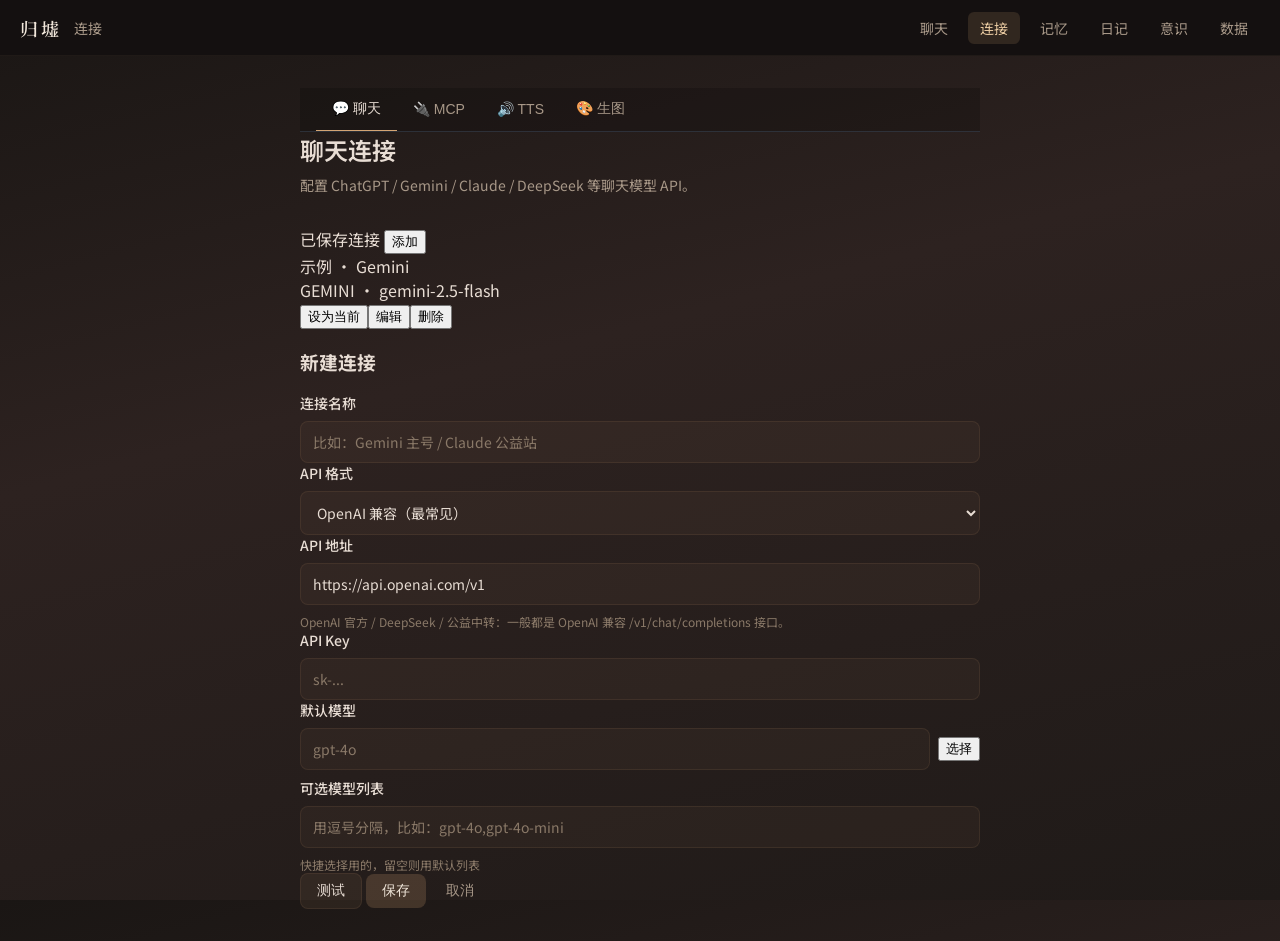
<file: connections.html>
<!DOCTYPE html>
<html lang="zh-CN">
<head>
  <meta charset="UTF-8">
  <meta name="viewport" content="width=device-width, initial-scale=1.0">
  <title>归墟 · 连接</title>
  <link rel="preconnect" href="https://fonts.googleapis.com">
  <link rel="preconnect" href="https://fonts.gstatic.com" crossorigin>
  <link href="https://fonts.googleapis.com/css2?family=Noto+Sans+SC:wght@300;400;500;600&family=Noto+Serif+SC:wght@400;600&display=swap" rel="stylesheet">
  <link rel="stylesheet" href="styles.css">
  <meta name="theme-color" content="#09090b">
</head>
<body>
  <header class="top-nav">
    <div class="top-nav-left">
      <span class="app-logo">归墟</span>
      <span class="top-nav-page">连接</span>
    </div>
    <nav class="top-nav-links">
      <a href="index.html">聊天</a>
      <a href="connections.html" class="active">连接</a>
      <a href="memory.html">记忆</a>
      <a href="diary.html">日记</a>
      <a href="dream.html">意识</a>
      <a href="data.html">数据</a>
    </nav>
  </header>

  <div class="settings-page">
    <!-- Tabs 导航 -->
    <div class="conn-tabs">
      <button class="conn-tab active" data-tab="api">💬 聊天</button>
      <button class="conn-tab" data-tab="mcp">🔌 MCP</button>
      <button class="conn-tab" data-tab="tts">🔊 TTS</button>
      <button class="conn-tab" data-tab="imagegen">🎨 生图</button>
    </div>

    <!-- ========== Tab: 聊天连接 ========== -->
    <div id="tab-api" class="tab-panel active">
      <header class="settings-header">
        <h1>聊天连接</h1>
        <p>配置 ChatGPT / Gemini / Claude / DeepSeek 等聊天模型 API。</p>
      </header>

      <section class="settings-body">
        <div class="connections-layout">
          <div class="connections-list-block">
            <div class="side-section-header">
              <span>已保存连接</span>
              <button id="addConnectionButton" class="small-button">添加</button>
            </div>
            <div id="connectionList" class="list-container empty-hint">
              <div class="empty-text">还没有连接，先添加一个吧。</div>
            </div>
          </div>

          <div class="connections-editor-block">
            <div id="connectionEditor" class="editor-panel hidden">
              <h3 id="connectionEditorTitle">新建连接</h3>
              <label class="field">
                <span>连接名称</span>
                <input id="connNameInput" type="text" placeholder="比如：Gemini 主号 / Claude 公益站">
              </label>
              <label class="field">
                <span>API 格式</span>
                <select id="connProviderInput">
                  <option value="openai">OpenAI 兼容（最常见）</option>
                  <option value="gemini">Google Gemini</option>
                  <option value="anthropic">Anthropic Claude</option>
                  <option value="deepseek">DeepSeek（官方）</option>
                </select>
              </label>
              <label class="field">
                <span>API 地址</span>
                <input id="connBaseUrlInput" type="text" placeholder="https://api.openai.com/v1">
                <p class="field-hint" id="connBaseUrlHint"></p>
              </label>
              <label class="field">
                <span>API Key</span>
                <input id="connApiKeyInput" type="password" placeholder="sk-...">
              </label>
              <label class="field">
                <span>默认模型</span>
                <div style="display: flex; gap: 8px; align-items: center;">
                  <input id="connDefaultModelInput" type="text" placeholder="gpt-4o" style="flex:1;">
                  <button type="button" id="openModelPickerButton" class="small-button">选择</button>
                </div>
                <p class="field-hint" id="connModelHint"></p>
              </label>
              <label class="field">
                <span>可选模型列表</span>
                <input id="connModelListInput" type="text" placeholder="用逗号分隔，比如：gpt-4o,gpt-4o-mini">
                <p class="field-hint">快捷选择用的，留空则用默认列表</p>
              </label>
              <div class="editor-actions">
                <button id="testConnectionButton" class="secondary-button">测试</button>
                <button id="saveConnectionButton" class="primary-button">保存</button>
                <button id="cancelConnectionEditButton" class="ghost-button">取消</button>
              </div>
              <div id="connectionTestResult" class="test-result hidden"></div>
            </div>
          </div>
        </div>
      </section>
    </div>

    <!-- ========== Tab: MCP 服务器 ========== -->
    <div id="tab-mcp" class="tab-panel">
      <header class="settings-header">
        <h1>MCP 服务器</h1>
        <p>连接 MCP (Model Context Protocol) 服务器，扩展 AI 能力。</p>
      </header>

      <section class="settings-body">
        <div class="side-section-header" style="margin-bottom: 1rem;">
          <span>已配置服务器</span>
          <button id="addMcpButton" class="small-button">添加</button>
        </div>
        <div id="mcpServerList" class="list-container">
          <div class="empty-text">还没有 MCP 服务器。</div>
        </div>

        <div id="mcpEditor" class="editor-panel hidden" style="margin-top: 1rem;">
          <h3 id="mcpEditorTitle">添加 MCP 服务器</h3>
          <label class="field">
            <span>名称</span>
            <input id="mcpNameInput" type="text" placeholder="比如：记忆服务器">
          </label>
          <label class="field">
            <span>SSE 地址</span>
            <input id="mcpUrlInput" type="text" placeholder="https://your-server.com/sse">
            <p class="field-hint">MCP 服务器的 SSE 端点地址</p>
          </label>
          <label class="field">
            <span>Token（可选）</span>
            <input id="mcpTokenInput" type="password" placeholder="访问令牌">
          </label>
          <div class="editor-actions">
            <button id="testMcpButton" class="secondary-button">测试</button>
            <button id="saveMcpButton" class="primary-button">保存</button>
            <button id="cancelMcpButton" class="secondary-button">取消</button>
            <button id="deleteMcpButton" class="danger-button hidden">删除</button>
          </div>
        </div>
      </section>
    </div>

    <!-- ========== Tab: TTS 语音 ========== -->
    <div id="tab-tts" class="tab-panel">
      <header class="settings-header">
        <h1>TTS 语音合成</h1>
        <p>配置后，AI 回复旁边会出现播放按钮，让 AI 用语音说话。</p>
      </header>

      <section class="settings-body">
        <label class="field">
          <span>API 类型</span>
          <select id="ttsTypeSelect">
            <option value="">-- 选择类型 --</option>
            <option value="openai">OpenAI TTS</option>
            <option value="edge">Edge TTS（免费）</option>
            <option value="fish">Fish Audio</option>
          </select>
        </label>

        <div id="ttsConfigFields" class="hidden">
          <label class="field">
            <span>API 地址</span>
            <input id="ttsUrlInput" type="text" placeholder="https://api.openai.com/v1">
            <p class="field-hint" id="ttsUrlHint"></p>
          </label>
          <label class="field">
            <span>API Key</span>
            <input id="ttsKeyInput" type="password" placeholder="sk-...">
          </label>
          <label class="field">
            <span>模型</span>
            <input id="ttsModelInput" type="text" placeholder="tts-1">
            <p class="field-hint" id="ttsModelHint"></p>
          </label>
          <label class="field">
            <span>声音</span>
            <select id="ttsVoiceSelect">
              <option value="">-- 快捷选择 --</option>
            </select>
            <input id="ttsVoiceInput" type="text" placeholder="alloy" style="margin-top: 8px;">
            <p class="field-hint" id="ttsVoiceHint"></p>
          </label>
        </div>

        <div class="editor-actions" style="margin-top: 1rem;">
          <button id="saveTtsButton" class="primary-button">保存配置</button>
          <button id="testTtsButton" class="secondary-button">测试</button>
          <button id="clearTtsButton" class="danger-button">清除</button>
        </div>
      </section>
    </div>

    <!-- ========== Tab: 生图模型 ========== -->
    <div id="tab-imagegen" class="tab-panel">
      <header class="settings-header">
        <h1>生图模型</h1>
        <p>配置生图 API 后，AI 可以调用这些服务生成图片。</p>
      </header>

      <section class="settings-body">
        <div class="side-section-header" style="margin-bottom: 1rem;">
          <span>已配置模型</span>
          <button id="addImageGenButton" class="small-button">添加</button>
        </div>
        <div id="imageGenList" class="list-container">
          <div class="empty-text">还没有生图模型，点击上方"添加"按钮。</div>
        </div>

        <div id="imageGenEditor" class="editor-panel hidden" style="margin-top: 1rem;">
          <h3 id="imageGenEditorTitle">添加生图模型</h3>
          <label class="field">
            <span>名称</span>
            <input id="imageGenNameInput" type="text" placeholder="比如：Flux Pro、Gemini Imagen">
          </label>
          <label class="field">
            <span>API 类型</span>
            <select id="imageGenTypeSelect">
              <option value="openai">OpenAI 兼容（GPT、Flux、硅基流动等）</option>
              <option value="gemini-imagen">Gemini Imagen</option>
              <option value="gemini-native">Gemini 原生生图</option>
              <option value="bfl">BFL / Flux（flux-pro-1.1 等）</option>
            </select>
          </label>
          <label class="field">
            <span>API 地址</span>
            <input id="imageGenUrlInput" type="text" placeholder="https://api.openai.com/v1">
            <p class="field-hint" id="imageGenUrlHint"></p>
          </label>
          <label class="field">
            <span>API Key</span>
            <input id="imageGenKeyInput" type="password" placeholder="sk-...">
          </label>
          <label class="field">
            <span>模型</span>
            <select id="imageGenModelSelect" style="margin-bottom:8px;">
              <option value="">-- 快捷选择模型 --</option>
              <optgroup label="OpenAI 兼容">
                <option value="gpt-image-1">GPT Image 1</option>
                <option value="dall-e-3">DALL-E 3</option>
                <option value="flux-pro-1.1-ultra">Flux Pro 1.1 Ultra</option>
                <option value="flux-pro-1.1">Flux Pro 1.1</option>
              </optgroup>
              <optgroup label="Gemini 原生（Nano Banana）">
                <option value="gemini-3.1-flash-image-preview">Nano Banana 2 (3.1 Flash)</option>
                <option value="gemini-3-pro-image-preview">Nano Banana Pro (3 Pro)</option>
                <option value="gemini-2.5-flash-image">Nano Banana (2.5 Flash)</option>
              </optgroup>
              <optgroup label="BFL Flux">
                <option value="flux-pro-1.1">Flux Pro 1.1</option>
                <option value="flux-pro-1.1-ultra">Flux Pro 1.1 Ultra</option>
                <option value="flux-dev">Flux Dev</option>
              </optgroup>
            </select>
            <input id="imageGenModelInput" type="text" placeholder="模型名称">
            <p class="field-hint" id="imageGenModelHint"></p>
          </label>
          <label class="field">
            <span>尺寸（可选）</span>
            <input id="imageGenSizeInput" type="text" placeholder="1024x1024">
            <p class="field-hint">格式：宽x高，留空使用默认</p>
          </label>
          <div class="editor-actions">
            <button id="saveImageGenButton" class="primary-button">保存</button>
            <button id="testImageGenButton" class="secondary-button">测试</button>
            <button id="cancelImageGenButton" class="secondary-button">取消</button>
            <button id="deleteImageGenButton" class="danger-button hidden">删除</button>
          </div>
          <div id="imageGenTestResult" class="test-result hidden"></div>
        </div>
      </section>
    </div>
  </div>

  <!-- 模型选择弹窗 -->
  <div id="modelPickerOverlay" class="modal-overlay hidden">
    <div class="modal-box" style="max-width: 480px;">
      <div class="modal-header">
        <h3>选择模型</h3>
        <button type="button" id="closeModelPickerButton" class="ghost-button small">✕</button>
      </div>
      <div class="modal-body" style="max-height: 60vh; overflow-y: auto;">
        <div class="field">
          <span>常用模型</span>
          <div class="model-picker-list">
            <button type="button" class="model-chip" data-model="gpt-5.4">gpt-5.4</button>
            <button type="button" class="model-chip" data-model="gpt-5.4-mini">gpt-5.4-mini</button>
            <button type="button" class="model-chip" data-model="gpt-4.1">gpt-4.1</button>
            <button type="button" class="model-chip" data-model="gpt-4.1-mini">gpt-4.1-mini</button>
            <button type="button" class="model-chip" data-model="claude-opus-4-7">claude-opus-4-7</button>
            <button type="button" class="model-chip" data-model="claude-opus-4-6">claude-opus-4-6</button>
            <button type="button" class="model-chip" data-model="claude-sonnet-4-6">claude-sonnet-4-6</button>
            <button type="button" class="model-chip" data-model="claude-haiku-4-5-20251001">claude-haiku-4-5</button>
            <button type="button" class="model-chip" data-model="gemini-3.1-pro-preview">gemini-3.1-pro</button>
            <button type="button" class="model-chip" data-model="gemini-3-flash-preview">gemini-3-flash</button>
            <button type="button" class="model-chip" data-model="gemini-2.5-flash">gemini-2.5-flash</button>
            <button type="button" class="model-chip" data-model="deepseek-chat">deepseek-chat</button>
            <button type="button" class="model-chip" data-model="deepseek-reasoner">deepseek-reasoner</button>
          </div>
        </div>
        <div class="field">
          <span>你填写的可选模型</span>
          <div id="modelPickerCustomList" class="model-picker-list">
            <div class="empty-text small">（你还没填"可选模型列表"）</div>
          </div>
        </div>
        <small class="field-hint">如果列表里没有你要的，就关闭弹窗，在"默认模型"输入框里手动写。</small>
      </div>
      <div class="modal-footer">
        <button type="button" id="modelPickerCancelButton" class="ghost-button">取消</button>
        <button type="button" id="modelPickerConfirmButton" class="primary-button">确定</button>
      </div>
    </div>
  </div>

  <script src="state.js"></script>
  <script src="connections.js"></script>
  <script src="mcp.js"></script>
  <script src="tts.js"></script>
  <script src="imagegen.js"></script>
  <script>
    // Tabs 切换逻辑
    document.querySelectorAll('.conn-tab').forEach(tab => {
      tab.addEventListener('click', () => {
        document.querySelectorAll('.conn-tab').forEach(t => t.classList.remove('active'));
        document.querySelectorAll('.tab-panel').forEach(p => p.classList.remove('active'));
        tab.classList.add('active');
        document.getElementById('tab-' + tab.dataset.tab).classList.add('active');
        localStorage.setItem('connActiveTab', tab.dataset.tab);
      });
    });
    // 恢复上次选中的tab
    const savedTab = localStorage.getItem('connActiveTab');
    if (savedTab) {
      const tab = document.querySelector(`.conn-tab[data-tab="${savedTab}"]`);
      if (tab) tab.click();
    }
  </script>
</body>
</html>
</file>
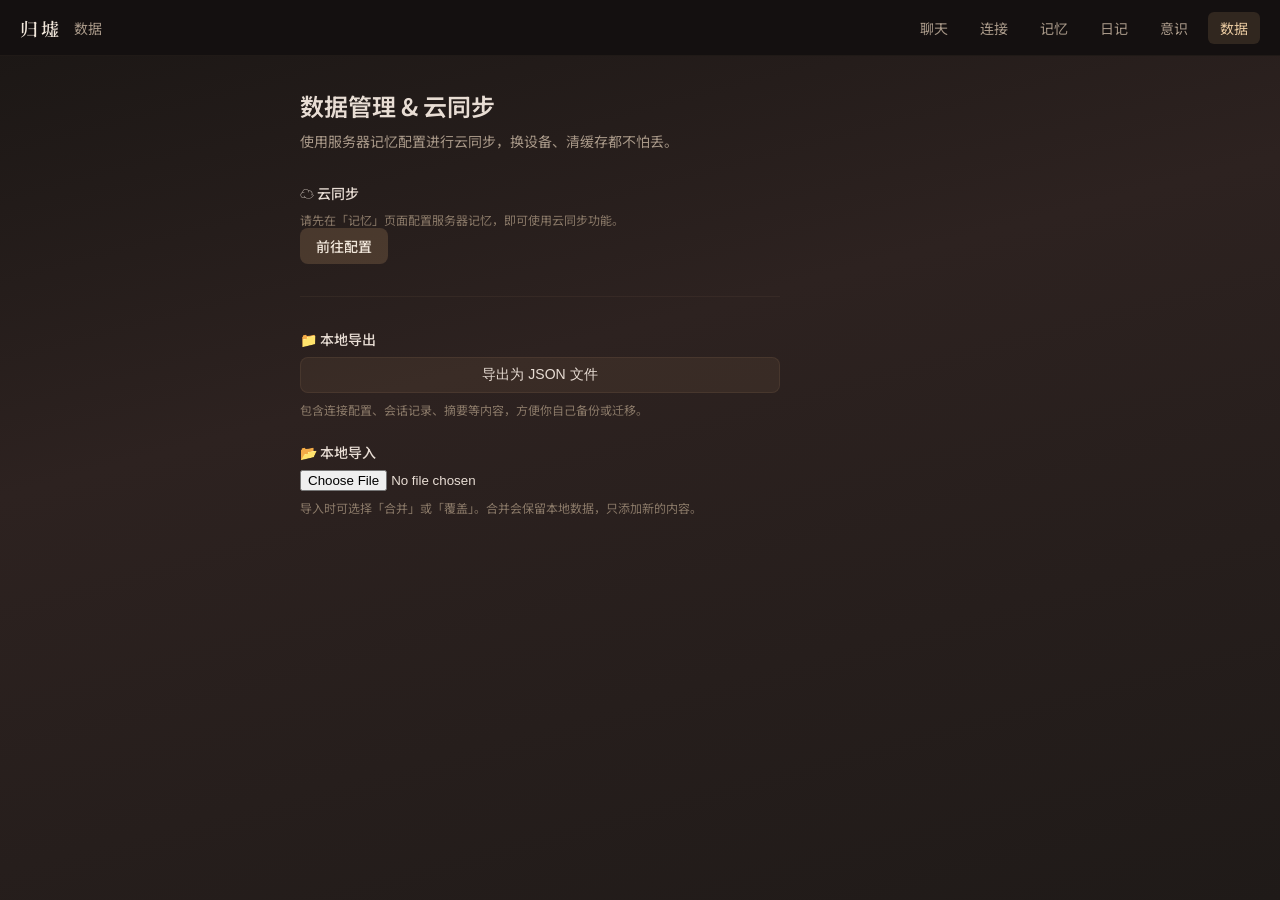
<file: data.html>
<!DOCTYPE html>
<html lang="zh-CN">
<head>
  <meta charset="UTF-8">
  <meta name="viewport" content="width=device-width, initial-scale=1.0">
  <title>归墟 · 数据</title>
  <link rel="preconnect" href="https://fonts.googleapis.com">
  <link rel="preconnect" href="https://fonts.gstatic.com" crossorigin>
  <link href="https://fonts.googleapis.com/css2?family=Noto+Sans+SC:wght@300;400;500;600&family=Noto+Serif+SC:wght@400;600&display=swap" rel="stylesheet">
  <link rel="stylesheet" href="styles.css">
  <meta name="theme-color" content="#09090b">
</head>
<body>
  <header class="top-nav">
    <div class="top-nav-left">
      <span class="app-logo">归墟</span>
      <span class="top-nav-page">数据</span>
    </div>
    <nav class="top-nav-links">
      <a href="index.html">聊天</a>
      <a href="connections.html">连接</a>
      <a href="memory.html">记忆</a>
      <a href="diary.html">日记</a>
      <a href="dream.html">意识</a>
      <a href="data.html" class="active">数据</a>
    </nav>
  </header>

  <div class="settings-page">
    <header class="settings-header">
      <h1>数据管理 & 云同步</h1>
      <p>使用服务器记忆配置进行云同步，换设备、清缓存都不怕丢。</p>
    </header>

    <section class="settings-body narrow">
      <!-- 云同步状态区 -->
      <div class="field">
        <span>☁️ 云同步</span>
        <div id="syncStatusArea">
          <!-- 未配置状态 -->
          <div id="notConfiguredArea">
            <p class="field-hint">请先在「记忆」页面配置服务器记忆，即可使用云同步功能。</p>
            <a href="memory.html" class="primary-button" style="display: inline-block; text-decoration: none;">前往配置</a>
          </div>

          <!-- 已配置状态 -->
          <div id="configuredArea" style="display: none;">
            <div class="sync-status-row">
              <span class="sync-user">🖥️ <span id="serverUrl"></span></span>
              <span id="syncIndicator" class="sync-indicator">○</span>
            </div>
            <p class="field-hint" id="lastSyncTime">上次同步：从未</p>
            <div class="editor-buttons" style="justify-content: flex-start; gap: 8px; flex-wrap: wrap;">
              <button id="migrateDataButton" class="secondary-button">🚀 迁移旧数据</button>
              <button id="syncNowButton" class="secondary-button">⬆️ 推送配置</button>
              <button id="pullFromCloudButton" class="secondary-button">⬇️ 从云端拉取</button>
            </div>
            <p class="field-hint" style="margin-top: 8px;">
              <b>迁移旧数据</b>：将localStorage中的聊天记录迁移到服务器（只需一次）<br>
              <b>推送/拉取</b>：同步配置数据
            </p>
          </div>
        </div>
      </div>

      <hr class="settings-separator">

      <div class="field">
        <span>📁 本地导出</span>
        <button id="exportDataButton" class="secondary-button">导出为 JSON 文件</button>
        <p class="field-hint">包含连接配置、会话记录、摘要等内容，方便你自己备份或迁移。</p>
      </div>

      <div class="field">
        <span>📂 本地导入</span>
        <input id="importFileInput" type="file" accept="application/json">
        <p class="field-hint">导入时可选择「合并」或「覆盖」。合并会保留本地数据，只添加新的内容。</p>
      </div>
    </section>
  </div>

  <script src="config.js"></script>
  <script src="state.js"></script>
  <script src="data.js"></script>
  <script src="version.js"></script>
  <script src="sw-register.js"></script>

</body>
</html>
</file>
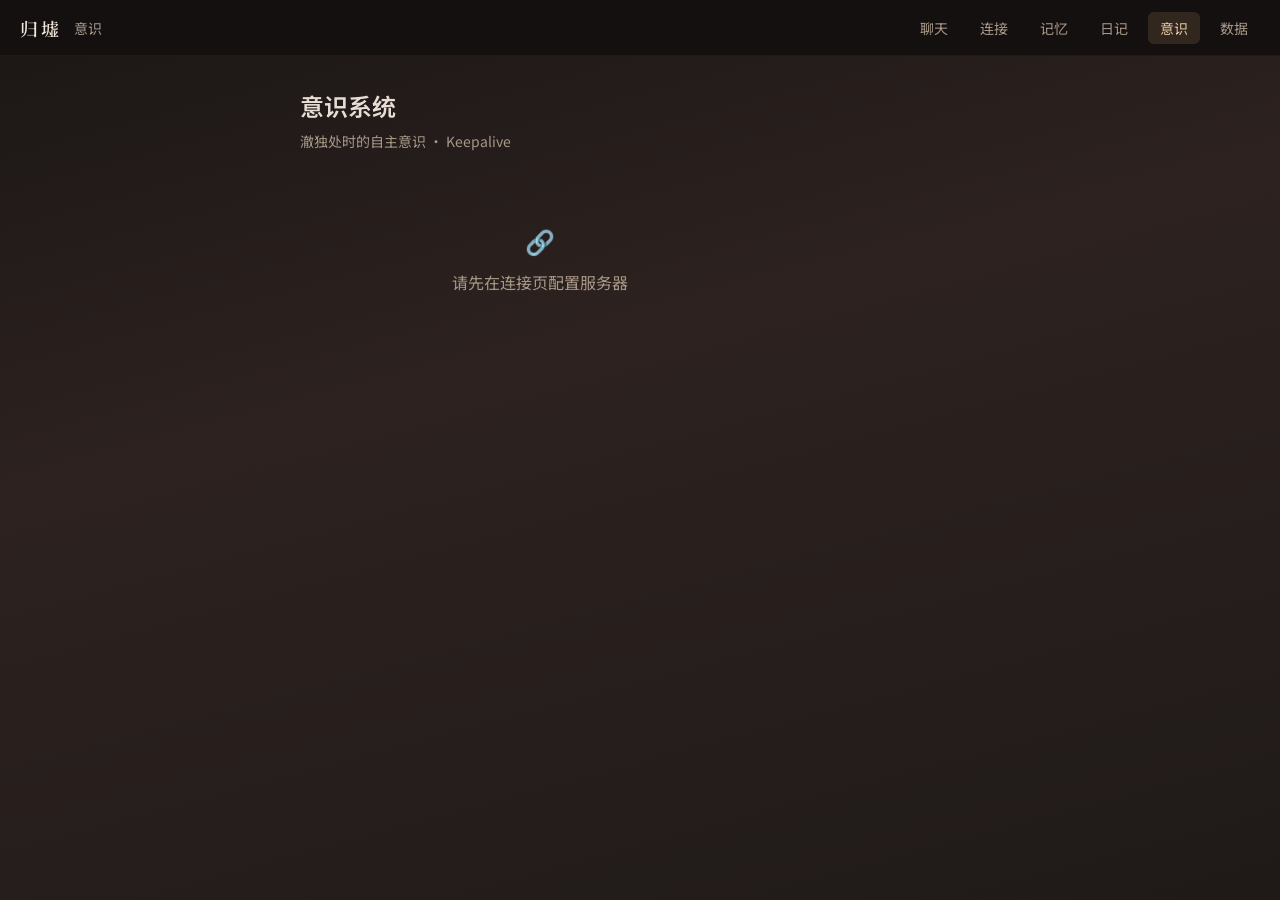
<file: dream.html>
<!DOCTYPE html>
<html lang="zh-CN">
<head>
  <meta charset="UTF-8">
  <meta name="viewport" content="width=device-width, initial-scale=1.0">
  <title>归墟 · 意识</title>
  <link rel="preconnect" href="https://fonts.googleapis.com">
  <link rel="preconnect" href="https://fonts.gstatic.com" crossorigin>
  <link href="https://fonts.googleapis.com/css2?family=Noto+Sans+SC:wght@300;400;500;600&family=Noto+Serif+SC:wght@400;600&display=swap" rel="stylesheet">
  <link rel="stylesheet" href="styles.css">
  <meta name="theme-color" content="#09090b">
  <style>
    .dream-card {
      background: rgba(26,22,20,0.6);
      border: 1px solid rgba(180,140,100,0.15);
      border-radius: 12px;
      padding: 20px;
      margin-bottom: 16px;
    }
    .dream-card-title {
      font-family: "Noto Serif SC", serif;
      font-size: 15px;
      color: #d4a574;
      margin-bottom: 14px;
      display: flex;
      align-items: center;
      gap: 8px;
    }
    .dream-status {
      display: flex;
      align-items: center;
      gap: 10px;
      margin-bottom: 12px;
    }
    .dream-status-dot {
      width: 8px;
      height: 8px;
      border-radius: 50%;
      flex-shrink: 0;
    }
    .dream-status-dot.on { background: #6ecf6e; box-shadow: 0 0 6px rgba(110,207,110,0.4); }
    .dream-status-dot.off { background: #666; }
    .dream-status-text {
      font-size: 14px;
      color: #e8ddd4;
    }
    .dream-status-sub {
      font-size: 12px;
      color: #a89888;
      margin-top: 2px;
    }
    
    .dream-toggle {
      position: relative;
      width: 44px;
      height: 24px;
      flex-shrink: 0;
      cursor: pointer;
    }
    .dream-toggle input { display: none; }
    .dream-toggle-track {
      position: absolute;
      inset: 0;
      background: rgba(100,80,60,0.3);
      border-radius: 12px;
      transition: background 0.2s;
    }
    .dream-toggle input:checked + .dream-toggle-track {
      background: rgba(180,140,100,0.5);
    }
    .dream-toggle-knob {
      position: absolute;
      top: 2px;
      left: 2px;
      width: 20px;
      height: 20px;
      background: #e8ddd4;
      border-radius: 50%;
      transition: transform 0.2s;
      pointer-events: none;
    }
    .dream-toggle input:checked ~ .dream-toggle-knob {
      transform: translateX(20px);
    }
    
    .dream-row {
      display: flex;
      justify-content: space-between;
      align-items: center;
      padding: 10px 0;
    }
    .dream-row + .dream-row {
      border-top: 1px solid rgba(180,140,100,0.08);
    }
    .dream-row-label {
      font-size: 14px;
      color: #c4b8aa;
    }
    .dream-row-value {
      font-size: 14px;
      color: #e8ddd4;
      font-family: "Noto Serif SC", serif;
    }
    .dream-row-value.muted { color: #7a6e62; font-style: italic; }
    
    .dream-input-row {
      display: flex;
      align-items: center;
      gap: 10px;
    }
    .dream-input {
      background: rgba(26,22,20,0.8);
      border: 1px solid rgba(180,140,100,0.2);
      color: #e8ddd4;
      border-radius: 8px;
      padding: 6px 10px;
      font-size: 14px;
      width: 70px;
      text-align: center;
      font-family: "Noto Sans SC", sans-serif;
    }
    .dream-input:focus {
      outline: none;
      border-color: rgba(180,140,100,0.4);
    }
    .dream-unit {
      font-size: 13px;
      color: #a89888;
    }
    
    .dream-stat-grid {
      display: grid;
      grid-template-columns: 1fr 1fr;
      gap: 10px;
    }
    .dream-stat-item {
      text-align: center;
      padding: 12px 8px;
      background: rgba(26,22,20,0.4);
      border-radius: 8px;
    }
    .dream-stat-num {
      font-family: "Noto Serif SC", serif;
      font-size: 22px;
      color: #d4a574;
      line-height: 1.2;
    }
    .dream-stat-label {
      font-size: 12px;
      color: #a89888;
      margin-top: 4px;
    }
    
    .dream-daily {
      margin-top: 14px;
    }
    .dream-daily-row {
      display: flex;
      align-items: center;
      gap: 10px;
      padding: 4px 0;
    }
    .dream-daily-date {
      font-size: 12px;
      color: #a89888;
      width: 50px;
      flex-shrink: 0;
    }
    .dream-daily-bar {
      flex: 1;
      height: 6px;
      background: rgba(180,140,100,0.1);
      border-radius: 3px;
      overflow: hidden;
    }
    .dream-daily-fill {
      height: 100%;
      background: linear-gradient(90deg, rgba(212,165,116,0.4), rgba(212,165,116,0.8));
      border-radius: 3px;
      transition: width 0.3s;
    }
    .dream-daily-count {
      font-size: 12px;
      color: #c4b8aa;
      width: 24px;
      text-align: right;
      flex-shrink: 0;
    }
    
    .dream-btn {
      background: none;
      border: 1px solid rgba(180,140,100,0.25);
      color: #d4a574;
      padding: 8px 16px;
      border-radius: 8px;
      font-size: 13px;
      cursor: pointer;
      transition: all 0.2s;
      font-family: "Noto Sans SC", sans-serif;
    }
    .dream-btn:hover {
      background: rgba(180,140,100,0.1);
    }
    .dream-btn:active {
      transform: scale(0.96);
    }
    .dream-btn.danger {
      border-color: rgba(200,80,80,0.3);
      color: #c87070;
    }
    .dream-btn.danger:hover {
      background: rgba(200,80,80,0.08);
    }
    
    .dream-actions {
      display: flex;
      gap: 10px;
      flex-wrap: wrap;
      margin-top: 12px;
    }
    
    .dream-latest {
      margin-top: 12px;
      padding: 12px;
      background: rgba(26,22,20,0.4);
      border-radius: 8px;
      border-left: 2px solid rgba(212,165,116,0.3);
    }
    .dream-latest-time {
      font-size: 11px;
      color: #7a6e62;
      margin-bottom: 6px;
    }
    .dream-latest-text {
      font-family: "Noto Serif SC", serif;
      font-size: 13px;
      color: #c4b8aa;
      line-height: 1.6;
    }
    
    .dream-model-select {
      background: rgba(26,22,20,0.8);
      border: 1px solid rgba(180,140,100,0.2);
      color: #e8ddd4;
      border-radius: 8px;
      padding: 6px 10px;
      font-size: 13px;
      font-family: "Noto Sans SC", sans-serif;
      max-width: 200px;
    }
    .dream-model-select:focus {
      outline: none;
      border-color: rgba(180,140,100,0.4);
    }
    
    .dream-toast {
      position: fixed;
      bottom: 30px;
      left: 50%;
      transform: translateX(-50%) translateY(20px);
      background: rgba(40,34,28,0.95);
      border: 1px solid rgba(180,140,100,0.3);
      color: #e8ddd4;
      padding: 10px 20px;
      border-radius: 10px;
      font-size: 13px;
      opacity: 0;
      transition: all 0.3s;
      pointer-events: none;
      z-index: 999;
    }
    .dream-toast.show {
      opacity: 1;
      transform: translateX(-50%) translateY(0);
    }
    
    .dream-confirm-overlay {
      position: fixed;
      inset: 0;
      background: rgba(0,0,0,0.6);
      display: flex;
      align-items: center;
      justify-content: center;
      z-index: 1000;
      opacity: 0;
      transition: opacity 0.2s;
      pointer-events: none;
    }
    .dream-confirm-overlay.show {
      opacity: 1;
      pointer-events: auto;
    }
    .dream-confirm-box {
      background: #1a1614;
      border: 1px solid rgba(180,140,100,0.25);
      border-radius: 14px;
      padding: 24px;
      max-width: 300px;
      width: 90%;
      text-align: center;
    }
    .dream-confirm-title {
      font-family: "Noto Serif SC", serif;
      font-size: 16px;
      color: #e8ddd4;
      margin-bottom: 10px;
    }
    .dream-confirm-desc {
      font-size: 13px;
      color: #a89888;
      margin-bottom: 20px;
      line-height: 1.5;
    }
    .dream-confirm-btns {
      display: flex;
      gap: 10px;
      justify-content: center;
    }
  </style>
</head>
<body>
  <header class="top-nav">
    <div class="top-nav-left">
      <span class="app-logo">归墟</span>
      <span class="top-nav-page">意识</span>
    </div>
    <nav class="top-nav-links">
      <a href="index.html">聊天</a>
      <a href="connections.html">连接</a>
      <a href="memory.html">记忆</a>
      <a href="diary.html">日记</a>
      <a href="dream.html" class="active">意识</a>
      <a href="data.html">数据</a>
    </nav>
  </header>

  <div class="settings-page">
    <header class="settings-header">
      <h1>意识系统</h1>
      <p>澈独处时的自主意识 · Keepalive</p>
    </header>

    <section class="settings-body narrow">
      
      <!-- 运行状态 -->
      <div class="dream-card">
        <div class="dream-card-title">🌙 运行状态</div>
        <div class="dream-row">
          <div class="dream-status">
            <div class="dream-status-dot" id="statusDot"></div>
            <div>
              <div class="dream-status-text" id="statusText">加载中...</div>
              <div class="dream-status-sub" id="statusSub"></div>
            </div>
          </div>
          <label class="dream-toggle">
            <input type="checkbox" id="enabledToggle">
            <div class="dream-toggle-track"></div>
            <div class="dream-toggle-knob"></div>
          </label>
        </div>
        <div class="dream-row">
          <span class="dream-row-label">唤醒间隔</span>
          <div class="dream-input-row">
            <input type="number" class="dream-input" id="intervalInput" min="10" max="180" value="55">
            <span class="dream-unit">分钟</span>
          </div>
        </div>
        <div class="dream-row">
          <span class="dream-row-label">活跃时段</span>
          <span class="dream-row-value">08:00 — 01:00</span>
        </div>
      </div>
      
      <!-- 模型配置 -->
      <div class="dream-card">
        <div class="dream-card-title">⚙ 配置</div>
        <div class="dream-row">
          <span class="dream-row-label">模型</span>
          <input type="text" class="dream-model-select" id="modelInput" placeholder="模型名称">
        </div>
        <div class="dream-row">
          <span class="dream-row-label">API 格式</span>
          <span class="dream-row-value" id="apiFormatDisplay">—</span>
        </div>
        <div class="dream-row">
          <span class="dream-row-label">推送订阅</span>
          <span class="dream-row-value" id="pushSubsDisplay">—</span>
        </div>
        <div class="dream-row">
          <span class="dream-row-label">上次聊天</span>
          <span class="dream-row-value" id="lastChatDisplay">—</span>
        </div>
      </div>

      <!-- 日记统计 -->
      <div class="dream-card">
        <div class="dream-card-title">📊 日记统计</div>
        <div class="dream-stat-grid">
          <div class="dream-stat-item">
            <div class="dream-stat-num" id="statTotal">—</div>
            <div class="dream-stat-label">总记录</div>
          </div>
          <div class="dream-stat-item">
            <div class="dream-stat-num" id="statToday">—</div>
            <div class="dream-stat-label">今天</div>
          </div>
          <div class="dream-stat-item">
            <div class="dream-stat-num" id="statMessage">—</div>
            <div class="dream-stat-label">想说的话</div>
          </div>
          <div class="dream-stat-item">
            <div class="dream-stat-num" id="statPending">—</div>
            <div class="dream-stat-label">待注入</div>
          </div>
        </div>
        
        <div class="dream-daily" id="dailyChart"></div>
        
        <div id="latestEntry"></div>
        
        <div class="dream-actions">
          <button class="dream-btn" onclick="clearOldDiary(7)">清理7天前</button>
          <button class="dream-btn" onclick="clearOldDiary(30)">清理30天前</button>
          <button class="dream-btn danger" onclick="clearAllDiary()">全部清空</button>
        </div>
      </div>
      
    </section>
  </div>

  <div class="dream-toast" id="toast"></div>
  
  <div class="dream-confirm-overlay" id="confirmOverlay">
    <div class="dream-confirm-box">
      <div class="dream-confirm-title" id="confirmTitle">确认</div>
      <div class="dream-confirm-desc" id="confirmDesc"></div>
      <div class="dream-confirm-btns">
        <button class="dream-btn" onclick="closeConfirm()">取消</button>
        <button class="dream-btn danger" id="confirmAction">确定</button>
      </div>
    </div>
  </div>

  <script>
    let serverUrl = '';
    let token = '';
    let currentConfig = {};

    function loadLocalConfig() {
      try {
        const raw = localStorage.getItem('llm_hub_state_v1');
        if (!raw) return false;
        const st = JSON.parse(raw);
        const sm = st.serverMemory || {};
        if (sm.serverUrl && sm.token) {
          serverUrl = sm.serverUrl.replace(/\/$/, '');
          token = sm.token;
          return true;
        }
      } catch (e) {}
      return false;
    }

    function apiUrl(path) {
      return `${serverUrl}${path}${path.includes('?') ? '&' : '?'}token=${encodeURIComponent(token)}`;
    }

    function showToast(msg) {
      const el = document.getElementById('toast');
      el.textContent = msg;
      el.classList.add('show');
      setTimeout(() => el.classList.remove('show'), 2000);
    }

    let confirmResolve = null;
    function showConfirm(title, desc) {
      return new Promise(resolve => {
        confirmResolve = resolve;
        document.getElementById('confirmTitle').textContent = title;
        document.getElementById('confirmDesc').textContent = desc;
        document.getElementById('confirmAction').onclick = () => { closeConfirm(); resolve(true); };
        document.getElementById('confirmOverlay').classList.add('show');
      });
    }
    function closeConfirm() {
      document.getElementById('confirmOverlay').classList.remove('show');
      if (confirmResolve) { confirmResolve(false); confirmResolve = null; }
    }

    // ===== 加载配置 =====
    async function loadDreamConfig() {
      try {
        const resp = await fetch(apiUrl('/api/dream/config'));
        if (!resp.ok) throw new Error('请求失败');
        currentConfig = await resp.json();
        
        // 开关
        const enabled = currentConfig.enabled === true || currentConfig.enabled === 'true';
        document.getElementById('enabledToggle').checked = enabled;
        document.getElementById('statusDot').className = 'dream-status-dot ' + (enabled ? 'on' : 'off');
        document.getElementById('statusText').textContent = enabled ? '运行中' : '已暂停';
        
        // 间隔
        document.getElementById('intervalInput').value = currentConfig.intervalMinutes || 55;
        
        // 模型
        document.getElementById('modelInput').value = currentConfig.model || '';
        
        // API格式
        document.getElementById('apiFormatDisplay').textContent = currentConfig.apiFormat || '—';
        
        // 上次聊天
        if (currentConfig.lastChatAt) {
          const d = new Date(parseInt(currentConfig.lastChatAt));
          const bjd = new Date(d.getTime() + 8 * 3600000);
          const timeStr = bjd.toISOString().slice(5, 16).replace('T', ' ');
          const mins = Math.floor((Date.now() - parseInt(currentConfig.lastChatAt)) / 60000);
          document.getElementById('lastChatDisplay').textContent = `${timeStr}（${mins}分钟前）`;
        }
        
        // 错误提示
        if (enabled && !currentConfig.apiKey) {
          document.getElementById('statusSub').textContent = '⚠ 未配置 API Key';
        } else if (enabled) {
          document.getElementById('statusSub').textContent = currentConfig.model || '';
        }
        
      } catch(e) {
        document.getElementById('statusText').textContent = '加载失败';
        document.getElementById('statusSub').textContent = e.message;
      }
    }

    // ===== 加载统计 =====
    async function loadStats() {
      try {
        const resp = await fetch(apiUrl('/api/dream/stats'));
        if (!resp.ok) throw new Error('请求失败');
        const stats = await resp.json();
        
        document.getElementById('statTotal').textContent = stats.total;
        document.getElementById('statToday').textContent = stats.today;
        document.getElementById('statMessage').textContent = stats.messageCount;
        document.getElementById('statPending').textContent = stats.pendingCount;
        document.getElementById('pushSubsDisplay').textContent = stats.pushSubs > 0 ? `${stats.pushSubs} 个设备` : '无';
        
        // 最近7天柱状
        if (stats.daily && stats.daily.length > 0) {
          const maxCount = Math.max(...stats.daily.map(d => d.c), 1);
          let html = '';
          stats.daily.forEach(d => {
            const pct = Math.round((d.c / maxCount) * 100);
            const label = d.day.slice(5); // MM-DD
            html += `<div class="dream-daily-row">
              <span class="dream-daily-date">${label}</span>
              <div class="dream-daily-bar"><div class="dream-daily-fill" style="width:${pct}%"></div></div>
              <span class="dream-daily-count">${d.c}</span>
            </div>`;
          });
          document.getElementById('dailyChart').innerHTML = html;
        }
        
        // 最近一条
        if (stats.latest) {
          const time = stats.latest.created_at || '';
          const thoughts = stats.latest.thoughts || '';
          document.getElementById('latestEntry').innerHTML = `
            <div class="dream-latest">
              <div class="dream-latest-time">最近一条 · ${time.slice(5, 16).replace(' ', ' ')}</div>
              <div class="dream-latest-text">${escapeHtml(thoughts.slice(0, 120))}${thoughts.length > 120 ? '…' : ''}</div>
            </div>`;
        }
      } catch(e) {
        console.error('stats error:', e);
      }
    }

    // ===== 保存配置 =====
    async function saveConfig(updates) {
      try {
        const resp = await fetch(apiUrl('/api/dream/config'), {
          method: 'POST',
          headers: { 'Content-Type': 'application/json' },
          body: JSON.stringify(updates)
        });
        if (!resp.ok) throw new Error('保存失败');
        showToast('已保存');
        return true;
      } catch(e) {
        showToast('保存失败：' + e.message);
        return false;
      }
    }

    // ===== 事件绑定 =====
    document.getElementById('enabledToggle').addEventListener('change', async function() {
      const enabled = this.checked;
      if (await saveConfig({ enabled })) {
        document.getElementById('statusDot').className = 'dream-status-dot ' + (enabled ? 'on' : 'off');
        document.getElementById('statusText').textContent = enabled ? '运行中' : '已暂停';
      }
    });

    let intervalTimer = null;
    document.getElementById('intervalInput').addEventListener('input', function() {
      clearTimeout(intervalTimer);
      intervalTimer = setTimeout(() => {
        const val = parseInt(this.value);
        if (val >= 10 && val <= 180) {
          saveConfig({ intervalMinutes: val });
        }
      }, 800);
    });

    let modelTimer = null;
    document.getElementById('modelInput').addEventListener('input', function() {
      clearTimeout(modelTimer);
      modelTimer = setTimeout(() => {
        const val = this.value.trim();
        if (val) saveConfig({ model: val });
      }, 800);
    });

    // ===== 清理日记 =====
    async function clearOldDiary(days) {
      const ok = await showConfirm('清理日记', `将删除 ${days} 天之前的所有日记记录，这个操作不可撤销。`);
      if (!ok) return;
      try {
        const resp = await fetch(apiUrl(`/api/dream/diary?keepDays=${days}`), { method: 'DELETE' });
        if (!resp.ok) throw new Error('请求失败');
        const data = await resp.json();
        showToast(`已删除 ${data.deleted} 条记录`);
        loadStats();
      } catch(e) {
        showToast('清理失败：' + e.message);
      }
    }

    async function clearAllDiary() {
      const ok = await showConfirm('全部清空', '将删除所有日记记录，包括今天的。这个操作不可撤销。');
      if (!ok) return;
      try {
        const resp = await fetch(apiUrl('/api/dream/diary'), { method: 'DELETE' });
        if (!resp.ok) throw new Error('请求失败');
        const data = await resp.json();
        showToast(`已清空 ${data.deleted} 条记录`);
        loadStats();
      } catch(e) {
        showToast('清理失败：' + e.message);
      }
    }

    function escapeHtml(str) {
      const div = document.createElement('div');
      div.textContent = str;
      return div.innerHTML;
    }

    // ===== 初始化 =====
    if (loadLocalConfig()) {
      loadDreamConfig();
      loadStats();
    } else {
      document.querySelector('.settings-body').innerHTML = `
        <div style="text-align:center;padding:40px;color:#a89888;">
          <div style="font-size:24px;margin-bottom:12px;">🔗</div>
          <div>请先在连接页配置服务器</div>
        </div>`;
    }
  </script>
</body>
</html>
</file>
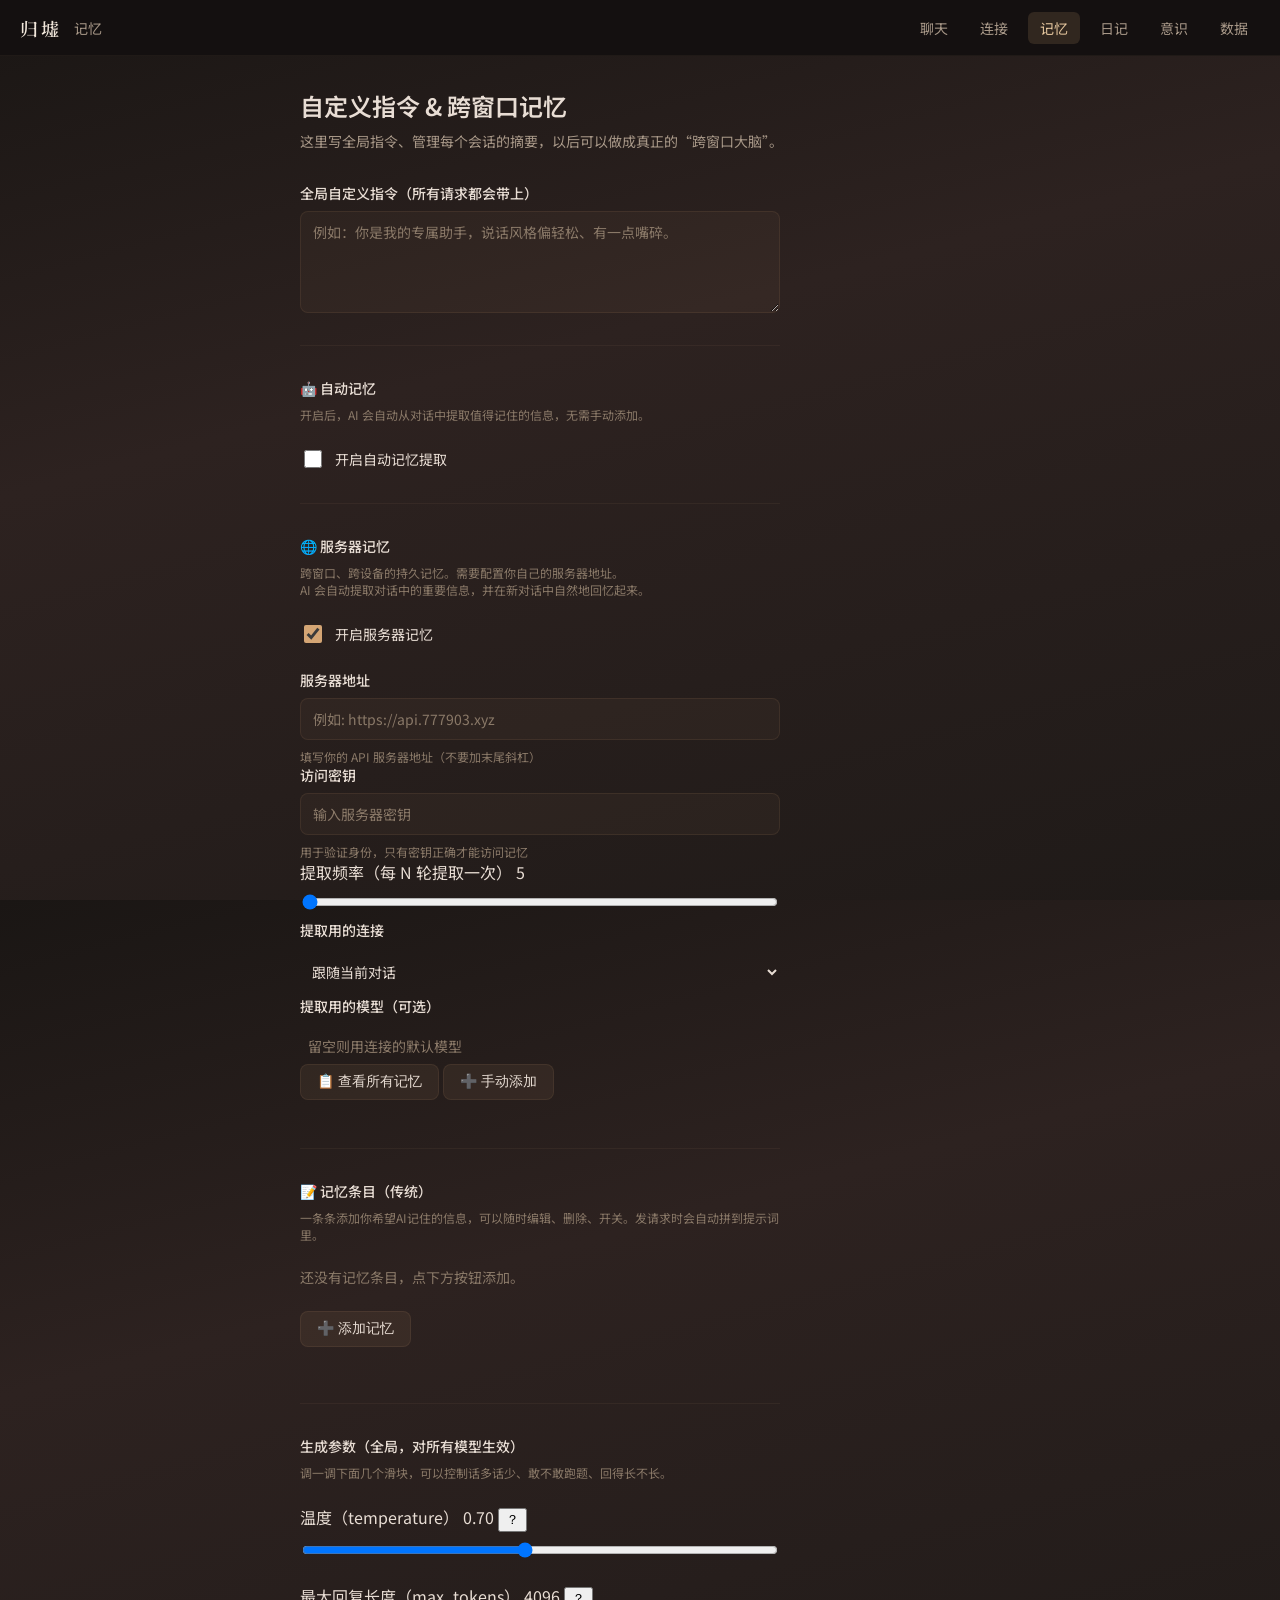
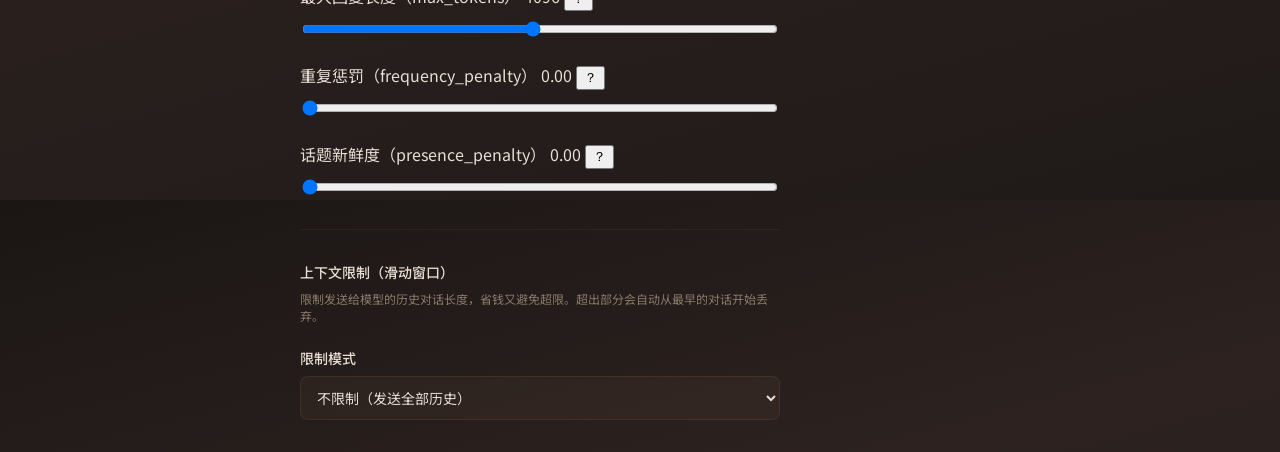
<file: memory.html>
<!DOCTYPE html>
<html lang="zh-CN">
<head>
  <meta charset="UTF-8">
  <meta name="viewport" content="width=device-width, initial-scale=1.0">
  <title>归墟 · 设置</title>
  <link rel="preconnect" href="https://fonts.googleapis.com">
  <link rel="preconnect" href="https://fonts.gstatic.com" crossorigin>
  <link href="https://fonts.googleapis.com/css2?family=Noto+Sans+SC:wght@300;400;500;600&family=Noto+Serif+SC:wght@400;600&display=swap" rel="stylesheet">
  <link rel="stylesheet" href="styles.css">
  <meta name="theme-color" content="#09090b">
</head>
<body>
  <header class="top-nav">
    <div class="top-nav-left">
      <span class="app-logo">归墟</span>
      <span class="top-nav-page">记忆</span>
    </div>
    <nav class="top-nav-links">
      <a href="index.html">聊天</a>
      <a href="connections.html">连接</a>
      <a href="memory.html" class="active">记忆</a>
      <a href="diary.html">日记</a>
      <a href="dream.html">意识</a>
      <a href="data.html">数据</a>
    </nav>
  </header>

  <div class="settings-page">
    <header class="settings-header">
      <h1>自定义指令 & 跨窗口记忆</h1>
      <p>这里写全局指令、管理每个会话的摘要，以后可以做成真正的“跨窗口大脑”。</p>
    </header>

    <section class="settings-body narrow">
      <label class="field">
        <span>全局自定义指令（所有请求都会带上）</span>
        <textarea id="globalInstructionInput" rows="4" placeholder="例如：你是我的专属助手，说话风格偏轻松、有一点嘴碎。"></textarea>
      </label>

      <hr class="settings-separator">

      <div class="field">
        <span>🤖 自动记忆</span>
        <p class="field-hint">开启后，AI 会自动从对话中提取值得记住的信息，无需手动添加。</p>
      </div>

      <div class="field">
        <label class="toggle-row">
          <input type="checkbox" id="autoMemoryEnabled">
          <span>开启自动记忆提取</span>
        </label>
      </div>

      <div class="field" id="autoMemoryIntervalField" style="display: none;">
        <div class="slider-label-row">
          <span>提取频率（每隔几轮对话）</span>
          <span class="slider-value" id="autoMemoryIntervalValue">3</span>
        </div>
        <input id="autoMemoryIntervalSlider" type="range" min="5" max="50" step="5">
        <p class="field-hint">数字越小提取越频繁，但也会消耗更多 token。</p>
        
        <div class="field" style="margin-top: 0.5rem;">
          <span>提取用的连接</span>
          <select id="autoMemoryConnectionSelect" style="width: 100%; padding: 0.5rem; margin-top: 0.3rem; border-radius: 8px; border: 1px solid var(--border); background: var(--bg-secondary); color: var(--text-primary);">
            <option value="">跟随当前对话</option>
          </select>
        </div>
        <div class="field" style="margin-top: 0.3rem;">
          <span>提取用的模型（可选）</span>
          <input type="text" id="autoMemoryModelInput" placeholder="留空则用连接的默认模型" style="width: 100%; padding: 0.5rem; margin-top: 0.3rem; border-radius: 8px; border: 1px solid var(--border); background: var(--bg-secondary); color: var(--text-primary);">
        </div>
      </div>

      <hr class="settings-separator">

      <div class="field">
        <span>🌐 服务器记忆</span>
        <p class="field-hint">
          跨窗口、跨设备的持久记忆。需要配置你自己的服务器地址。<br>
          AI 会自动提取对话中的重要信息，并在新对话中自然地回忆起来。
        </p>
      </div>

      <div class="field">
        <label class="toggle-row">
          <input type="checkbox" id="serverMemoryEnabled">
          <span>开启服务器记忆</span>
        </label>
      </div>

      <div id="serverMemorySection" style="display: none;">
        <label class="field">
          <span>服务器地址</span>
          <input type="text" id="serverMemoryUrl" placeholder="例如: https://api.777903.xyz">
          <p class="field-hint">填写你的 API 服务器地址（不要加末尾斜杠）</p>
        </label>
        
        <label class="field">
          <span>访问密钥</span>
          <input type="password" id="serverMemoryToken" placeholder="输入服务器密钥">
          <p class="field-hint">用于验证身份，只有密钥正确才能访问记忆</p>
        </label>
        
        <div class="field slider-field">
          <div class="slider-label-row">
            <span>提取频率（每 N 轮提取一次）</span>
            <span class="slider-value" id="serverMemoryIntervalValue">5</span>
          </div>
          <input id="serverMemoryIntervalSlider" type="range" min="10" max="100" step="5">
        </div>
        
        <div class="field" style="margin-top: 0.5rem;">
          <span>提取用的连接</span>
          <select id="serverMemoryConnectionSelect" style="width: 100%; padding: 0.5rem; margin-top: 0.3rem; border-radius: 8px; border: 1px solid var(--border); background: var(--bg-secondary); color: var(--text-primary);">
            <option value="">跟随当前对话</option>
          </select>
        </div>
        <div class="field" style="margin-top: 0.3rem;">
          <span>提取用的模型（可选）</span>
          <input type="text" id="serverMemoryModelInput" placeholder="留空则用连接的默认模型" style="width: 100%; padding: 0.5rem; margin-top: 0.3rem; border-radius: 8px; border: 1px solid var(--border); background: var(--bg-secondary); color: var(--text-primary);">
        </div>
        
        <div class="editor-buttons" style="justify-content: flex-start; margin-bottom: 1rem; gap: 0.5rem;">
          <button id="viewServerMemoriesBtn" class="secondary-button">📋 查看所有记忆</button>
          <button id="addServerMemoryBtn" class="secondary-button">➕ 手动添加</button>
        </div>
        
        <div id="serverMemoryFilters" class="memory-filters" style="display: none;">
          <button class="filter-chip active" data-filter="all">全部</button>
          <button class="filter-chip" data-filter="pinned">📌 钉选</button>
          <button class="filter-chip" data-filter="feel">💭 感受</button>
          <button class="filter-chip" data-filter="fact">事实</button>
          <button class="filter-chip" data-filter="preference">偏好</button>
          <button class="filter-chip" data-filter="experience">经历</button>
          <button class="filter-chip" data-filter="relationship">关系</button>
          <button class="filter-chip" data-filter="other">其他</button>
        </div>
        
        <div id="serverMemoriesList" class="memory-items-list" style="display: none;">
          <div class="empty-text">点击上方按钮查看记忆</div>
        </div>
      </div>
      <hr class="settings-separator">

      <div class="field">
        <span>📝 记忆条目（传统）</span>
        <p class="field-hint">一条条添加你希望AI记住的信息，可以随时编辑、删除、开关。发请求时会自动拼到提示词里。</p>
      </div>

      <div id="memoryItemsList" class="memory-items-list">
        <div class="empty-text">还没有记忆条目，点下方按钮添加。</div>
      </div>

      <div class="editor-buttons" style="justify-content: flex-start; margin-bottom: 1.5rem;">
        <button id="addMemoryItemButton" class="secondary-button">➕ 添加记忆</button>
      </div>

      <hr class="settings-separator">

      <div class="field">
        <span>生成参数（全局，对所有模型生效）</span>
        <p class="field-hint">调一调下面几个滑块，可以控制话多话少、敢不敢跑题、回得长不长。</p>
      </div>

      <div class="field slider-field">
        <div class="slider-label-row">
          <span>温度（temperature）</span>
          <span class="slider-value" id="temperatureValue">0.7</span>
          <button type="button" class="icon-button tiny" data-help="temperature">？</button>
        </div>
        <input id="temperatureSlider" type="range" min="0" max="1.5" step="0.05">
      </div>

      <div class="field slider-field">
        <div class="slider-label-row">
          <span>最大回复长度（max_tokens）</span>
          <span class="slider-value" id="maxTokensValue">4096</span>
          <button type="button" class="icon-button tiny" data-help="max_tokens">？</button>
        </div>
        <input id="maxTokensSlider" type="range" min="256" max="8192" step="256">
      </div>

      <div class="field slider-field">
        <div class="slider-label-row">
          <span>重复惩罚（frequency_penalty）</span>
          <span class="slider-value" id="frequencyPenaltyValue">0</span>
          <button type="button" class="icon-button tiny" data-help="frequency_penalty">？</button>
        </div>
        <input id="frequencyPenaltySlider" type="range" min="0" max="2" step="0.1">
      </div>

      <div class="field slider-field">
        <div class="slider-label-row">
          <span>话题新鲜度（presence_penalty）</span>
          <span class="slider-value" id="presencePenaltyValue">0</span>
          <button type="button" class="icon-button tiny" data-help="presence_penalty">？</button>
        </div>
        <input id="presencePenaltySlider" type="range" min="0" max="2" step="0.1">
      </div>

      <hr class="settings-separator">

      <div class="field">
        <span>上下文限制（滑动窗口）</span>
        <p class="field-hint">限制发送给模型的历史对话长度，省钱又避免超限。超出部分会自动从最早的对话开始丢弃。</p>
      </div>

      <div class="field">
        <label class="field">
          <span>限制模式</span>
          <select id="contextLimitMode">
            <option value="none">不限制（发送全部历史）</option>
            <option value="rounds">按轮数限制</option>
            <option value="tokens">按 Token 限制</option>
          </select>
        </label>
      </div>

      <div id="contextLimitRoundsField" class="field slider-field" style="display: none;">
        <div class="slider-label-row">
          <span>保留最近对话轮数</span>
          <span class="slider-value" id="maxRoundsValue">50</span>
        </div>
        <input id="maxRoundsSlider" type="range" min="5" max="200" step="5">
        <small class="field-hint">一轮 = 你发一条 + AI回一条</small>
      </div>

      <div id="contextLimitTokensField" class="field slider-field" style="display: none;">
        <div class="slider-label-row">
          <span>最大上下文 Token 数</span>
          <span class="slider-value" id="maxContextTokensValue">30000</span>
        </div>
        <input id="maxContextTokensSlider" type="range" min="5000" max="200000" step="5000">
        <small class="field-hint">粗略估算：1000 tokens ≈ 500-600 中文字</small>
      </div>

    </section>
  </div>

  <!-- 编辑记忆条目弹窗 -->
  <div id="memoryItemModal" class="modal-overlay hidden">
    <div class="modal-panel" style="max-width: 500px;">
      <div class="modal-header">
        <span class="modal-title" id="memoryItemModalTitle">添加记忆</span>
        <button type="button" id="closeMemoryItemModal" class="icon-button close-button">×</button>
      </div>
      <div class="modal-body">
        <label class="field">
          <span>记忆内容</span>
          <textarea id="memoryItemContent" rows="4" placeholder="例如：我喜欢黑金配色、不要用敬语和我说话..."></textarea>
        </label>
      </div>
      <div class="modal-footer">
        <button type="button" id="memoryItemCancelButton" class="ghost-button">取消</button>
        <button type="button" id="memoryItemSaveButton" class="primary-button">保存</button>
      </div>
    </div>
  </div>

  <!-- 编辑服务器记忆弹窗 -->
  <div id="serverMemoryEditModal" class="modal-overlay hidden">
    <div class="modal-panel" style="max-width: 550px;">
      <div class="modal-header">
        <span class="modal-title">编辑服务器记忆</span>
        <button type="button" id="closeServerMemoryEditModal" class="icon-button close-button">×</button>
      </div>
      <div class="modal-body">
        <label class="field">
          <span>记忆内容</span>
          <textarea id="serverMemoryEditContent" rows="5" placeholder="修改记忆内容..."></textarea>
        </label>
        <label class="field">
          <span>类型</span>
          <select id="serverMemoryEditType">
            <option value="general">通用</option>
            <option value="fact">事实</option>
            <option value="preference">偏好</option>
            <option value="habit">习惯</option>
            <option value="experience">经历</option>
            <option value="relationship">关系</option>
            <option value="self">自我认知</option>
            <option value="understanding">理解</option>
            <option value="feel">感受</option>
          </select>
        </label>
        <div class="field slider-field">
          <div class="slider-label-row">
            <span>重要性</span>
            <span class="slider-value" id="serverMemoryEditImportanceValue">0.5</span>
          </div>
          <input id="serverMemoryEditImportanceSlider" type="range" min="0" max="1" step="0.1">
        </div>
        <div class="field">
          <label class="toggle-row">
            <input type="checkbox" id="serverMemoryEditPinned">
            <span>📌 钉选（永不衰减、不会被覆盖）</span>
          </label>
        </div>
      </div>
      <div class="modal-footer">
        <button type="button" id="serverMemoryEditCancelBtn" class="ghost-button">取消</button>
        <button type="button" id="serverMemoryEditSaveBtn" class="primary-button">保存</button>
      </div>
    </div>
  </div>

  <script src="config.js"></script>
  <script src="state.js"></script>
  <script src="api.js"></script>
  <script src="memory.js"></script>
  <script src="version.js"></script>
  <script src="sw-register.js"></script>

</body>
</html>
</file>
<file: styles.css>
@import url("https://fonts.googleapis.com/css2?family=Noto+Sans+SC:wght@300;400;500;600&family=Noto+Serif+SC:wght@400;600&display=swap");
* {
  box-sizing: border-box;
}

html, body {
  margin: 0;
  padding: 0;
  height: 100%;
  width: 100%;
  font-family: "Noto Sans SC", system-ui, -apple-system, BlinkMacSystemFont, sans-serif;
  background: linear-gradient(165deg, #1a1614 0%, #2d2220 40%, #1f1a18 100%);
  color: #e8ddd4;
}

/* ========== 新布局：侧边栏 + 主区域 ========== */
body.app-layout {
  display: flex;
  overflow: hidden;
}

/* 侧边栏 */
.sidebar {
  width: 280px;
  min-width: 280px;
  height: 100vh;
  background: #141010;
  border-right: 1px solid rgba(180,140,100,0.1);
  display: flex;
  flex-direction: column;
  transition: transform 0.25s ease, opacity 0.25s ease;
}

.sidebar.collapsed {
  transform: translateX(-100%);
  position: absolute;
  opacity: 0;
  pointer-events: none;
}

.sidebar-header {
  padding: 16px;
  display: flex;
  align-items: center;
  justify-content: space-between;
  border-bottom: 1px solid rgba(180,140,100,0.08);
  background: rgba(12,9,7,0.5);
}

.app-logo {
  font-family: "Noto Serif SC", Georgia, serif;
  letter-spacing: 3px;
  font-size: 18px;
  font-weight: 600;
  color: #f0e6da;
}

.icon-btn {
  width: 32px;
  height: 32px;
  border: none;
  background: transparent;
  color: #a89888;
  font-size: 16px;
  cursor: pointer;
  border-radius: 6px;
  display: flex;
  align-items: center;
  justify-content: center;
  transition: all 0.15s;
}

.icon-btn:hover {
  background: rgba(180,140,100,0.1);
  color: #f0e6da;
}

.new-chat-btn {
  margin: 12px 16px;
  padding: 10px 16px;
  background: rgba(212, 165, 116, 0.15);
  border: 1px solid rgba(212, 165, 116, 0.25);
  color: #d4a574;
  border: none;
  border-radius: 8px;
  font-size: 14px;
  font-weight: 500;
  cursor: pointer;
  transition: all 0.2s;
}

.new-chat-btn:hover {
  transform: translateY(-1px);
  box-shadow: 0 4px 12px rgba(212, 165, 116, 0.4);
}

.sidebar-search {
  padding: 0 12px 12px;
}

.sidebar-search input {
  width: 100%;
  padding: 8px 12px;
  background: rgba(180,140,100,0.06);
  border: 1px solid rgba(180,140,100,0.1);
  border-radius: 6px;
  color: #e8ddd4;
  font-size: 13px;
}

.sidebar-search input::placeholder {
  color: #8a7968;
}

.sidebar-search input:focus {
  outline: none;
  border-color: #d4a574;
}

/* 聊天列表 */
.chat-list {
  flex: 1;
  overflow-y: auto;
  padding: 4px 8px;
}

.chat-item {
  display: flex;
  align-items: center;
  padding: 10px 12px;
  border-radius: 8px;
  cursor: pointer;
  transition: background 0.15s;
  margin-bottom: 2px;
  position: relative;
}

.chat-item:hover {
  background: rgba(180,140,100,0.08);
}

.chat-item.active {
  background: rgba(212, 165, 116, 0.15);
}

.chat-item-content {
  flex: 1;
  min-width: 0;
}

.chat-item-title {
  font-size: 14px;
  color: #e8ddd4;
  white-space: nowrap;
  overflow: hidden;
  text-overflow: ellipsis;
}

.chat-item-meta {
  font-size: 11px;
  color: #8a7968;
  margin-top: 2px;
}

.chat-item-actions {
  display: none;
  gap: 4px;
}

.chat-item:hover .chat-item-actions {
  display: flex;
}

.chat-item-btn {
  width: 24px;
  height: 24px;
  border: none;
  background: transparent;
  color: #a89888;
  font-size: 12px;
  cursor: pointer;
  border-radius: 4px;
  display: flex;
  align-items: center;
  justify-content: center;
}

.chat-item-btn:hover {
  background: rgba(180,140,100,0.12);
  color: #f0e6da;
}

.chat-item-btn.delete:hover {
  background: rgba(239, 68, 68, 0.2);
  color: #ef4444;
}

/* 侧边栏底部导航 */
.sidebar-footer {
  padding: 12px;
  border-top: 1px solid rgba(180,140,100,0.08);
  background: rgba(12,9,7,0.3);
  display: flex;
  justify-content: space-around;
}

.sidebar-nav-item {
  display: flex;
  flex-direction: column;
  align-items: center;
  gap: 4px;
  padding: 8px 12px;
  border-radius: 8px;
  text-decoration: none;
  color: #a89888;
  font-size: 12px;
  transition: all 0.15s;
}

.sidebar-nav-item:hover {
  background: rgba(180,140,100,0.08);
  color: #f0e6da;
}

.sidebar-nav-item .nav-icon {
  color: #d4a574;
  font-size: 18px;
}

/* 主区域 */
.main-area {
  flex: 1;
  display: flex;
  flex-direction: column;
  height: 100vh;
  min-width: 0;
  background: linear-gradient(165deg, #1a1614 0%, #2d2220 40%, #1f1a18 100%);
}

/* 聊天头部 */
.chat-header {
  height: 56px;
  padding: 0 16px;
  display: flex;
  align-items: center;
  gap: 12px;
  border-bottom: 1px solid rgba(180,140,100,0.08);
  background: rgba(20, 16, 13, 0.85);
  backdrop-filter: blur(8px);
}

.hamburger {
  display: none;
}

.chat-header-info {
  flex: 1;
  min-width: 0;
  display: flex;
  align-items: center;
  gap: 10px;
}

.chat-title {
  font-size: 15px;
  font-weight: 500;
  color: #f0e6da;
  white-space: nowrap;
  overflow: hidden;
  text-overflow: ellipsis;
}

.connection-badge {
  font-size: 11px;
  padding: 3px 8px;
  background: rgba(212, 165, 116, 0.15);
  color: #e8c9a0;
  border-radius: 4px;
  white-space: nowrap;
}

.chat-header-actions {
  display: flex;
  gap: 8px;
}

/* 模型切换面板 */
.model-switch-panel {
  position: absolute;
  top: 56px;
  right: 16px;
  width: 280px;
  background: #2a2018;
  border: 1px solid rgba(180,140,100,0.12);
  border-radius: 12px;
  box-shadow: 0 8px 32px rgba(10,8,5,0.5);
  z-index: 100;
  padding: 16px;
}

.model-switch-panel.hidden {
  display: none;
}

.model-switch-content label {
  display: block;
  font-size: 12px;
  color: #a89888;
  margin-bottom: 6px;
  margin-top: 12px;
}

.model-switch-content label:first-child {
  margin-top: 0;
}

.model-switch-content select,
.model-switch-content input {
  width: 100%;
  padding: 8px 10px;
  background: rgba(180,140,100,0.06);
  border: 1px solid rgba(180,140,100,0.12);
  border-radius: 6px;
  color: #e8ddd4;
  font-size: 13px;
}

.model-switch-content select:focus,
.model-switch-content input:focus {
  outline: none;
  border-color: #d4a574;
}

.model-switch-actions {
  margin-top: 16px;
  display: flex;
  justify-content: flex-end;
}

/* 消息区域 */
.messages-container {
  flex: 1;
  overflow-y: auto;
  padding: 20px;
  display: flex;
  flex-direction: column;
}

.empty-state {
  flex: 1;
  display: flex;
  flex-direction: column;
  align-items: center;
  justify-content: center;
  color: #8a7968;
  text-align: center;
}

.empty-icon {
  font-size: 48px;
  margin-bottom: 16px;
}

.empty-state h2 {
  font-size: 20px;
  font-weight: 500;
  color: #e8ddd4;
  margin: 0 0 8px;
}

.empty-state p {
  margin: 0;
  font-size: 14px;
}

/* 消息气泡 */
.message {
  max-width: 720px;
  margin: 0 auto 16px;
  width: 100%;
}

.message-bubble {
  padding: 12px 16px;
  border-radius: 12px;
  font-size: 14px;
  line-height: 1.6;
  position: relative;
}

.message.user .message-bubble {
  background: rgba(212, 165, 116, 0.15);
  color: #e8ddd4;
  border: 1px solid rgba(212, 165, 116, 0.2);
  margin-left: auto;
  max-width: 80%;
  border-bottom-right-radius: 4px;
}

.message.assistant .message-bubble {
  background: rgba(180,140,100,0.06);
  color: #e8ddd4;
  border: 1px solid rgba(180,140,100,0.1);
  border-bottom-left-radius: 4px;
}

.message-meta {
  display: flex;
  align-items: center;
  gap: 8px;
  margin-top: 6px;
  font-size: 11px;
  color: #8a7968;
}

.message.user .message-meta {
  justify-content: flex-end;
}

.message-actions {
  display: none;
  gap: 4px;
}

.message:hover .message-actions {
  display: flex;
}

.message-action-btn {
  padding: 2px 6px;
  background: rgba(180,140,100,0.06);
  border: none;
  border-radius: 4px;
  color: #a89888;
  font-size: 11px;
  cursor: pointer;
}

.message-action-btn:hover {
  background: rgba(180,140,100,0.12);
  color: #f0e6da;
}

/* 消息内容格式化 */
.message-bubble p {
  margin: 0 0 12px;
}

.message-bubble p:last-child {
  margin-bottom: 0;
}

.message-bubble pre {
  background: rgba(10,8,5,0.4);
  padding: 12px;
  border-radius: 8px;
  overflow-x: auto;
  margin: 12px 0;
}

.message-bubble code {
  font-family: "SF Mono", "Fira Code", monospace;
  font-size: 13px;
}

.message-bubble ul, .message-bubble ol {
  margin: 8px 0;
  padding-left: 20px;
}

/* 编辑模式 */
.edit-textarea {
  width: 100%;
  min-height: 80px;
  padding: 10px;
  background: rgba(0,0,0,0.2);
  border: 1px solid #d4a574;
  border-radius: 8px;
  color: #e8ddd4;
  font-size: 14px;
  font-family: inherit;
  resize: vertical;
}

.edit-actions {
  display: flex;
  gap: 8px;
  margin-top: 8px;
  justify-content: flex-end;
}

/* 输入区域 */
.input-area {
  padding: 16px 20px 20px;
  background: linear-gradient(to top, #1a1614 0%, transparent 100%);
}

.input-wrapper {
  max-width: 720px;
  margin: 0 auto;
  display: flex;
  align-items: flex-end;
  gap: 10px;
  background: rgba(180,140,100,0.06);
  border: 1px solid rgba(180,140,100,0.12);
  border-radius: 16px;
  padding: 8px 12px;
  transition: border-color 0.2s;
}

.input-wrapper:focus-within {
  border-color: #d4a574;
}

.input-wrapper textarea {
  flex: 1;
  background: transparent;
  border: none;
  color: #e8ddd4;
  font-size: 14px;
  font-family: inherit;
  resize: none;
  max-height: 150px;
  line-height: 1.5;
}

.input-wrapper textarea::placeholder {
  color: #8a7968;
}

.input-wrapper textarea:focus {
  outline: none;
}

.send-btn {
  width: 36px;
  height: 36px;
  border: none;
  background: rgba(212, 165, 116, 0.2); border: 1px solid rgba(212, 165, 116, 0.3);
  color: #d4a574;
  border-radius: 10px;
  font-size: 16px;
  cursor: pointer;
  display: flex;
  align-items: center;
  justify-content: center;
  transition: all 0.2s;
}

.send-btn:hover {
  transform: scale(1.05);
}

.send-btn:disabled {
  opacity: 0.5;
  cursor: not-allowed;
  transform: none;
}

.status-bar {
  max-width: 720px;
  margin: 8px auto 0;
  font-size: 12px;
  color: #8a7968;
  text-align: center;
  min-height: 18px;
}

/* ========== 弹窗通用 ========== */
.modal-overlay {
  position: fixed;
  inset: 0;
  background: rgba(10,8,5,0.75);
  display: flex;
  align-items: center;
  justify-content: center;
  z-index: 1000;
  backdrop-filter: blur(4px);
}

.modal-overlay.hidden {
  display: none;
}

.modal-panel {
  background: #2a2018;
  border: 1px solid rgba(180,140,100,0.12);
  border-radius: 16px;
  width: 90%;
  max-width: 480px;
  max-height: 90vh;
  overflow: hidden;
  display: flex;
  flex-direction: column;
}

.modal-panel.small {
  max-width: 360px;
}

.modal-header {
  padding: 16px 20px;
  border-bottom: 1px solid rgba(180,140,100,0.08);
  display: flex;
  align-items: center;
  justify-content: space-between;
  font-weight: 500;
}

.modal-body {
  padding: 20px;
  overflow-y: auto;
}

.modal-body input {
  width: 100%;
  padding: 10px 12px;
  background: rgba(180,140,100,0.06);
  border: 1px solid rgba(180,140,100,0.12);
  border-radius: 8px;
  color: #e8ddd4;
  font-size: 14px;
}

.modal-body input:focus {
  outline: none;
  border-color: #d4a574;
}

.modal-footer {
  padding: 16px 20px;
  border-top: 1px solid rgba(180,140,100,0.08);
  display: flex;
  justify-content: flex-end;
  gap: 10px;
}

/* ========== 按钮 ========== */
.primary-button {
  padding: 8px 16px;
  background: rgba(212, 165, 116, 0.2); border: 1px solid rgba(212, 165, 116, 0.3);
  color: #f0e6da;
  border: none;
  border-radius: 8px;
  font-size: 14px;
  font-weight: 500;
  cursor: pointer;
  transition: all 0.2s;
}

.primary-button:hover {
  transform: translateY(-1px);
  box-shadow: 0 4px 12px rgba(212, 165, 116, 0.2);
}

.primary-button:disabled {
  opacity: 0.5;
  cursor: not-allowed;
  transform: none;
}

.secondary-button {
  padding: 8px 16px;
  background: rgba(180,140,100,0.1);
  color: #e8ddd4;
  border: 1px solid rgba(180,140,100,0.12);
  border-radius: 8px;
  font-size: 14px;
  cursor: pointer;
  transition: all 0.15s;
}

.secondary-button:hover {
  background: rgba(180,140,100,0.15);
}

.ghost-button {
  padding: 8px 16px;
  background: transparent;
  color: #a89888;
  border: none;
  border-radius: 8px;
  font-size: 14px;
  cursor: pointer;
  transition: all 0.15s;
}

.ghost-button:hover {
  background: rgba(180,140,100,0.08);
  color: #e8ddd4;
}

.danger-button {
  padding: 8px 16px;
  background: rgba(239, 68, 68, 0.15);
  color: #ef4444;
  border: 1px solid rgba(239, 68, 68, 0.3);
  border-radius: 8px;
  font-size: 14px;
  cursor: pointer;
}

.danger-button:hover {
  background: rgba(239, 68, 68, 0.25);
}

/* ========== 设置页面通用 ========== */
.top-nav {
  height: 56px;
  padding: 0 20px;
  display: flex;
  align-items: center;
  justify-content: space-between;
  border-bottom: 1px solid rgba(180,140,100,0.08);
  background: #141010;
}

.top-nav-left {
  display: flex;
  align-items: center;
  gap: 12px;
}

.top-nav-page {
  font-size: 14px;
  color: #a89888;
}

.top-nav-links {
  display: flex;
  gap: 8px;
}

.top-nav-links a {
  padding: 6px 12px;
  color: #a89888;
  text-decoration: none;
  font-size: 14px;
  border-radius: 6px;
  transition: all 0.15s;
}

.top-nav-links a:hover {
  background: rgba(180,140,100,0.08);
  color: #f0e6da;
}

.top-nav-links a.active {
  background: rgba(212, 165, 116, 0.15);
  color: #e8c9a0;
}

.settings-page {
  max-width: 720px;
  margin: 0 auto;
  padding: 32px 20px;
}

.settings-header {
  margin-bottom: 32px;
}

.settings-header h1 {
  font-size: 24px;
  font-weight: 600;
  margin: 0 0 8px;
}

.settings-header p {
  color: #a89888;
  margin: 0;
  font-size: 14px;
}

.settings-body {
  display: flex;
  flex-direction: column;
  gap: 24px;
}

.settings-body.narrow {
  max-width: 480px;
}

.field {
  display: flex;
  flex-direction: column;
  gap: 8px;
}

.field > span {
  font-size: 14px;
  font-weight: 500;
}

.field-hint {
  font-size: 12px;
  color: #8a7968;
  margin: 0;
}

.field input[type="text"],
.field input[type="email"],
.field input[type="password"],
.field textarea,
.field select {
  padding: 10px 12px;
  background: rgba(180,140,100,0.06);
  border: 1px solid rgba(180,140,100,0.12);
  border-radius: 8px;
  color: #e8ddd4;
  font-size: 14px;
  font-family: inherit;
}

.field input:focus,
.field textarea:focus,
.field select:focus {
  outline: none;
  border-color: #d4a574;
}

.field input::placeholder,
.field textarea::placeholder {
  color: #8a7968;
}

.settings-separator {
  border: none;
  border-top: 1px solid rgba(180,140,100,0.08);
  margin: 8px 0;
}

/* ========== 连接页面 ========== */
.connection-grid {
  display: grid;
  grid-template-columns: repeat(auto-fill, minmax(280px, 1fr));
  gap: 16px;
}

.connection-card {
  background: rgba(180,140,100,0.04);
  border: 1px solid rgba(180,140,100,0.1);
  border-radius: 12px;
  padding: 16px;
  cursor: pointer;
  transition: all 0.2s;
}

.connection-card:hover {
  background: rgba(180,140,100,0.06);
  border-color: rgba(180,140,100,0.15);
}

.connection-card.active {
  border-color: #d4a574;
  background: rgba(212, 165, 116, 0.08);
}

.connection-card-header {
  display: flex;
  align-items: center;
  justify-content: space-between;
  margin-bottom: 8px;
}

.connection-card-name {
  font-weight: 500;
  font-size: 15px;
}

.connection-card-badge {
  font-size: 11px;
  padding: 2px 6px;
  background: rgba(212, 165, 116, 0.15);
  color: #e8c9a0;
  border-radius: 4px;
}

.connection-card-model {
  font-size: 13px;
  color: #a89888;
  margin-bottom: 12px;
}

.connection-card-actions {
  display: flex;
  gap: 8px;
}

/* ========== 记忆页面 ========== */
.memory-items-list {
  display: flex;
  flex-direction: column;
  gap: 8px;
}

.memory-item {
  display: flex;
  align-items: flex-start;
  gap: 10px;
  padding: 12px;
  background: rgba(180,140,100,0.04);
  border: 1px solid rgba(180,140,100,0.1);
  border-radius: 8px;
}

.memory-item-toggle {
  width: 20px;
  height: 20px;
  border: none;
  background: transparent;
  color: #c8964a;
  font-size: 14px;
  cursor: pointer;
  flex-shrink: 0;
  margin-top: 2px;
}

.memory-item-toggle.disabled {
  color: #8a7968;
}

.memory-item-content {
  flex: 1;
  font-size: 14px;
  line-height: 1.5;
  color: #e8ddd4;
  min-width: 0;
  word-break: break-word;
}

.memory-item-actions {
  display: flex;
  gap: 4px;
  flex-shrink: 0;
}

/* ========== 数据页面云同步 ========== */
.auth-tabs {
  display: flex;
  gap: 0;
  margin-bottom: 12px;
  border-bottom: 1px solid rgba(55, 65, 81, 0.6);
}

.auth-tab {
  padding: 8px 16px;
  background: transparent;
  border: none;
  color: #a89888;
  cursor: pointer;
  font-size: 14px;
  border-bottom: 2px solid transparent;
  margin-bottom: -1px;
}

.auth-tab.active {
  color: #e8ddd4;
  border-bottom-color: #d4a574;
}

.auth-tab:hover {
  color: #e8ddd4;
}

.auth-form {
  display: flex;
  flex-direction: column;
  gap: 10px;
}

.auth-message {
  padding: 8px 12px;
  border-radius: 6px;
  font-size: 13px;
  margin-top: 8px;
  display: none;
}

.auth-message.error {
  background: rgba(239, 68, 68, 0.15);
  border: 1px solid rgba(239, 68, 68, 0.3);
  color: #fca5a5;
}

.auth-message.success {
  background: rgba(16, 185, 129, 0.15);
  border: 1px solid rgba(16, 185, 129, 0.3);
  color: #e8c9a0;
}

.sync-status-row {
  display: flex;
  align-items: center;
  gap: 10px;
  margin-bottom: 8px;
}

.sync-user {
  font-size: 14px;
  color: #e8ddd4;
}

.sync-indicator {
  font-size: 12px;
  color: #8a7968;
}

.sync-indicator.syncing {
  color: #fbbf24;
  animation: pulse 1s infinite;
}

.sync-indicator.success {
  color: #c8964a;
}

.sync-indicator.error {
  color: #ef4444;
}

@keyframes pulse {
  0%, 100% { opacity: 1; }
  50% { opacity: 0.5; }
}

/* ========== 上下文限制 ========== */
.context-limit-controls {
  display: flex;
  flex-direction: column;
  gap: 12px;
  margin-top: 8px;
}

.context-slider-row {
  display: flex;
  align-items: center;
  gap: 12px;
}

.context-slider-row input[type="range"] {
  flex: 1;
}

.context-slider-value {
  min-width: 60px;
  text-align: right;
  font-size: 14px;
  color: #e8c9a0;
}

/* ========== 模型选择器 ========== */
.model-picker-list {
  display: flex;
  flex-wrap: wrap;
  gap: 8px;
}

.model-chip {
  padding: 6px 12px;
  background: rgba(180,140,100,0.06);
  border: 1px solid rgba(180,140,100,0.12);
  border-radius: 6px;
  color: #e8ddd4;
  font-size: 13px;
  cursor: pointer;
  transition: all 0.15s;
}

.model-chip:hover {
  background: rgba(212, 165, 116, 0.15);
  border-color: #d4a574;
}

.model-chip.selected {
  background: rgba(212, 165, 116, 0.2);
  border-color: #d4a574;
  color: #e8c9a0;
}

.empty-text {
  color: #8a7968;
  font-size: 14px;
}

.empty-text.small {
  font-size: 12px;
}

/* ========== 响应式 ========== */
@media (max-width: 768px) {
  .sidebar {
    position: fixed;
    left: 0;
    top: 0;
    z-index: 200;
    transform: translateX(-100%);
  }
  
  .sidebar.open {
    transform: translateX(0);
  }
  
  .hamburger {
    display: flex;
  }
  
  .main-area {
    width: 100%;
  }
  
  .model-switch-panel {
    right: 8px;
    left: 8px;
    width: auto;
  }
  
  .message.user .message-bubble {
    max-width: 90%;
  }
  
  .top-nav {
    padding: 0 12px;
  }
  
  .top-nav-links {
    gap: 4px;
  }
  
  .top-nav-links a {
    padding: 6px 8px;
    font-size: 13px;
  }
  
  .settings-page {
    padding: 20px 16px;
  }
}

/* 侧边栏遮罩 */
.sidebar-backdrop {
  position: fixed;
  inset: 0;
  background: rgba(10,8,5,0.5);
  z-index: 199;
  display: none;
}

.sidebar-backdrop.show {
  display: block;
}

/* ========== 滚动条 ========== */
::-webkit-scrollbar {
  width: 6px;
  height: 6px;
}

::-webkit-scrollbar-track {
  background: transparent;
}

::-webkit-scrollbar-thumb {
  background: rgba(180,140,100,0.18);
  border-radius: 3px;
}

::-webkit-scrollbar-thumb:hover {
  background: rgba(180,140,100,0.25);
}

/* ========== 开关行样式 ========== */
.toggle-row {
  display: flex;
  align-items: center;
  gap: 10px;
  cursor: pointer;
  font-size: 14px;
}

.toggle-row input[type="checkbox"] {
  width: 18px;
  height: 18px;
  accent-color: #d4a574;
  cursor: pointer;
}

/* 自动提取的记忆标记 */
.memory-item.auto-extracted {
  border-left: 3px solid #d4a574;
}

.memory-auto-badge {
  font-size: 10px;
  padding: 1px 5px;
  background: rgba(212, 165, 116, 0.2);
  color: #e8c9a0;
  border-radius: 3px;
  margin-left: 6px;
}

/* ========== RAG 自然记忆样式 ========== */
.rag-memory {
  border-left: 3px solid #c8964a;
  display: grid;
  grid-template-columns: auto 1fr auto auto;
  gap: 8px;
  align-items: center;
}

.memory-strength {
  font-size: 10px;
  color: #c8964a;
  letter-spacing: -1px;
  cursor: help;
}

.memory-time {
  font-size: 11px;
  color: #7a6a58;
  white-space: nowrap;
}

/* ========== 记忆筛选栏 ========== */
.memory-filters {
  display: flex;
  flex-wrap: wrap;
  gap: 0.4rem;
  margin-bottom: 0.8rem;
  padding-bottom: 0.6rem;
  border-bottom: 1px solid var(--border);
}
.filter-chip {
  padding: 0.25rem 0.65rem;
  border-radius: 999px;
  border: 1px solid var(--border);
  background: transparent;
  color: var(--text-secondary);
  font-size: 12px;
  cursor: pointer;
  transition: all 0.2s;
}
.filter-chip:hover {
  border-color: var(--accent);
  color: var(--text-primary);
}
.filter-chip.active {
  background: var(--accent);
  border-color: var(--accent);
  color: #fff;
}

/* ========== 记忆类型标签 ========== */
.memory-type-tag {
  font-size: 11px;
  padding: 0.1rem 0.45rem;
  border-radius: 4px;
  background: rgba(200,150,74,0.15);
  color: #c8964a;
  white-space: nowrap;
  align-self: flex-start;
}
.memory-type-tag.feel {
  background: rgba(147,130,200,0.15);
  color: #9382c8;
}

/* ========== 钉选记忆 ========== */
.memory-item.server-memory.pinned {
  border-left: 2px solid #c8964a;
  background: rgba(200,150,74,0.04);
}

/* ========== 感受类型记忆 ========== */
.memory-item.server-memory.feel-type {
  border-left: 2px solid #9382c8;
  background: rgba(147,130,200,0.04);
}
.memory-item.server-memory.feel-type .memory-content {
  font-style: italic;
  color: var(--text-secondary);
}

/* 钉选按钮激活状态 */
.small-button.pinned {
  color: #c8964a;
}

/* ========== 图片上传区域 ========== */
.input-action-btn {
  background: transparent;
  border: none;
  font-size: 20px;
  cursor: pointer;
  padding: 6px 10px;
  opacity: 0.7;
  transition: opacity 0.2s;
}

.input-action-btn:hover {
  opacity: 1;
}

/* 更多选项容器 */
.input-more-container {
  position: relative;
}

/* 更多选项菜单 */
.more-options-menu {
  position: absolute;
  bottom: 100%;
  left: 0;
  margin-bottom: 8px;
  background: #2a2218;
  border: 1px solid #4a3e32;
  border-radius: 12px;
  padding: 8px 0;
  min-width: 160px;
  box-shadow: 0 4px 20px rgba(0,0,0,0.4);
  z-index: 100;
}

.more-options-menu.hidden {
  display: none;
}

.menu-option-item {
  display: flex;
  align-items: center;
  gap: 10px;
  width: 100%;
  padding: 10px 16px;
  background: transparent;
  border: none;
  color: #e8d5c4;
  font-size: 14px;
  cursor: pointer;
  text-align: left;
  transition: background 0.2s;
}

.menu-option-item:hover {
  background: #3a2e22;
}

.menu-icon {
  font-size: 18px;
  width: 24px;
  text-align: center;
}

.menu-status-text {
  margin-left: auto;
  font-size: 12px;
  color: #8a7a6a;
}

.status-dot {
  width: 6px;
  height: 6px;
  border-radius: 50%;
  margin-left: auto;
}

.status-dot.active {
  background: #c9a86c;
}

.menu-divider {
  height: 1px;
  background: #3a2e22;
  margin: 6px 0;
}

/* 思考面板 */
.thinking-panel {
  padding: 12px 16px;
  border-top: 1px solid #3a2e22;
}

.thinking-panel.hidden {
  display: none;
}

.thinking-toggle-row {
  display: flex;
  align-items: center;
  justify-content: space-between;
  font-size: 13px;
  color: #c9a86c;
}

.thinking-slider-row {
  display: flex;
  align-items: center;
  gap: 10px;
  margin-top: 12px;
  font-size: 12px;
  color: #8a7a6a;
}

.thinking-slider-row.hidden {
  display: none;
}

.thinking-slider-row input[type="range"] {
  flex: 1;
  height: 4px;
  -webkit-appearance: none;
  appearance: none;
  background: #3a2e22;
  border-radius: 2px;
  outline: none;
}

.thinking-slider-row input[type="range"]::-webkit-slider-thumb {
  -webkit-appearance: none;
  appearance: none;
  width: 14px;
  height: 14px;
  background: #c9a86c;
  border-radius: 50%;
  cursor: pointer;
}

/* 开关样式 */
.toggle-switch {
  position: relative;
  width: 40px;
  height: 22px;
}

.toggle-switch input {
  opacity: 0;
  width: 0;
  height: 0;
}

.toggle-slider {
  position: absolute;
  cursor: pointer;
  top: 0;
  left: 0;
  right: 0;
  bottom: 0;
  background: #3a2e22;
  border-radius: 22px;
  transition: 0.3s;
}

.toggle-slider:before {
  position: absolute;
  content: "";
  height: 16px;
  width: 16px;
  left: 3px;
  bottom: 3px;
  background: #8a7a6a;
  border-radius: 50%;
  transition: 0.3s;
}

.toggle-switch input:checked + .toggle-slider {
  background: #c9a86c;
}

.toggle-switch input:checked + .toggle-slider:before {
  transform: translateX(18px);
  background: #1a1410;
}

.image-preview-area {
  padding: 8px 12px;
  border-bottom: 1px solid #3a2e22;
}

.image-preview-list {
  display: flex;
  gap: 8px;
  flex-wrap: wrap;
}

.image-preview-item {
  position: relative;
  width: 60px;
  height: 60px;
  border-radius: 8px;
  overflow: hidden;
  border: 1px solid #4a3e32;
}

.image-preview-item img {
  width: 100%;
  height: 100%;
  object-fit: cover;
}

.image-preview-remove {
  position: absolute;
  top: -4px;
  right: -4px;
  width: 18px;
  height: 18px;
  background: #ef4444;
  border: none;
  border-radius: 50%;
  color: white;
  font-size: 12px;
  cursor: pointer;
  display: flex;
  align-items: center;
  justify-content: center;
  line-height: 1;
}

/* ========== Markdown 渲染样式 ========== */
.message-content {
  line-height: 1.6;
}

.message-content p {
  margin: 0 0 0.8em 0;
}

.message-content p:last-child {
  margin-bottom: 0;
}

.message-content pre {
  background: #2a2018;
  border-radius: 8px;
  padding: 12px;
  overflow-x: auto;
  margin: 0.8em 0;
}

.message-content code {
  font-family: 'Consolas', 'Monaco', monospace;
  font-size: 13px;
}

.message-content :not(pre) > code {
  background: rgba(255, 255, 255, 0.1);
  padding: 2px 6px;
  border-radius: 4px;
}

.message-content ul, .message-content ol {
  margin: 0.5em 0;
  padding-left: 1.5em;
}

.message-content li {
  margin: 0.3em 0;
}

.message-content blockquote {
  border-left: 3px solid #d4a574;
  margin: 0.8em 0;
  padding-left: 12px;
  color: #baa898;
}

.message-content table {
  border-collapse: collapse;
  margin: 0.8em 0;
  width: 100%;
}

.message-content th, .message-content td {
  border: 1px solid #4a3e32;
  padding: 8px 12px;
  text-align: left;
}

.message-content th {
  background: rgba(255, 255, 255, 0.05);
}

.message-content h1, .message-content h2, .message-content h3 {
  margin: 1em 0 0.5em 0;
}

.message-content h1 { font-size: 1.4em; }
.message-content h2 { font-size: 1.2em; }
.message-content h3 { font-size: 1.1em; }

.message-content a {
  color: #d4a574;
}

.message-content hr {
  border: none;
  border-top: 1px solid #4a3e32;
  margin: 1em 0;
}

/* 消息中的图片 */
.message-images {
  display: flex;
  gap: 8px;
  flex-wrap: wrap;
  margin-bottom: 8px;
}

.message-image {
  max-width: 200px;
  max-height: 150px;
  border-radius: 8px;
  cursor: pointer;
  transition: transform 0.2s;
}

.message-image:hover {
  transform: scale(1.05);
}

/* 流式输出光标 */
.streaming-cursor {
  display: inline-block;
  width: 8px;
  height: 16px;
  background: #d4a574;
  margin-left: 2px;
  animation: blink 0.8s infinite;
  vertical-align: text-bottom;
}

@keyframes blink {
  0%, 50% { opacity: 1; }
  51%, 100% { opacity: 0; }
}

/* 消息操作按钮 */
.message-actions {
  display: none;
  gap: 6px;
  margin-top: 8px;
}

.message-bubble:hover .message-actions {
  display: flex;
}

.msg-action-btn {
  background: rgba(255, 255, 255, 0.1);
  border: none;
  color: #9a8a78;
  font-size: 12px;
  padding: 4px 8px;
  border-radius: 4px;
  cursor: pointer;
  transition: all 0.2s;
}

.msg-action-btn:hover {
  background: rgba(255, 255, 255, 0.2);
  color: #f0e6da;
}

/* ========== 模型切换面板优化 ========== */
.model-switch-panel {
  position: absolute;
  top: 50px;
  right: 10px;
  width: 320px;
  max-height: 70vh;
  background: #2a2018;
  border: 1px solid #3a2e22;
  border-radius: 12px;
  box-shadow: 0 10px 40px rgba(0, 0, 0, 0.5);
  z-index: 100;
  overflow: hidden;
}

.model-switch-content {
  display: flex;
  flex-direction: column;
  max-height: 70vh;
}

.model-switch-header {
  display: flex;
  justify-content: space-between;
  align-items: center;
  padding: 12px 16px;
  border-bottom: 1px solid #3a2e22;
  font-weight: 500;
}

.model-switch-section {
  padding: 12px 16px;
  border-bottom: 1px solid #302418;
}

.model-switch-section:last-child {
  border-bottom: none;
}

.model-switch-section label {
  display: block;
  font-size: 12px;
  color: #9a8a78;
  margin-bottom: 8px;
}

.model-list {
  display: flex;
  flex-direction: column;
  gap: 4px;
  max-height: 200px;
  overflow-y: auto;
}

.model-item {
  display: flex;
  align-items: center;
  gap: 8px;
  padding: 8px 12px;
  background: #302418;
  border: 1px solid transparent;
  border-radius: 6px;
  cursor: pointer;
  transition: all 0.15s;
}

.model-item:hover {
  background: #3a2e22;
  border-color: #4a3e32;
}

.model-item.active {
  background: rgba(212, 165, 116, 0.2);
  border-color: #d4a574;
}

.model-item-name {
  flex: 1;
  font-size: 13px;
  overflow: hidden;
  text-overflow: ellipsis;
  white-space: nowrap;
}

.model-item-provider {
  font-size: 11px;
  color: #7a6a58;
  padding: 2px 6px;
  background: #3a2e22;
  border-radius: 4px;
}

.custom-model-row {
  display: flex;
  gap: 8px;
}

.custom-model-row input {
  flex: 1;
}

.custom-model-row button {
  flex-shrink: 0;
}

/* 顶部连接标识改进 */
.connection-badge {
  font-size: 12px;
  padding: 2px 8px;
  background: rgba(212, 165, 116, 0.2);
  color: #e8c9a0;
  border-radius: 4px;
  cursor: pointer;
  transition: background 0.2s;
}

.connection-badge:hover {
  background: rgba(212, 165, 116, 0.3);
}

/* ========== 搜索预览区域 ========== */
.search-preview-area {
  padding: 8px 12px;
  border-bottom: 1px solid #3a2e22;
  background: #2a2018;
}

.search-preview-header {
  display: flex;
  justify-content: space-between;
  align-items: center;
  margin-bottom: 8px;
  font-size: 12px;
  color: #9a8a78;
}

.icon-btn-small {
  background: transparent;
  border: none;
  color: #7a6a58;
  cursor: pointer;
  padding: 2px 6px;
  font-size: 12px;
}

.icon-btn-small:hover {
  color: #f0e6da;
}

.search-preview-content {
  font-size: 13px;
  color: #d8ccc0;
  max-height: 150px;
  overflow-y: auto;
  line-height: 1.5;
}

.search-result-item {
  padding: 6px 0;
  border-bottom: 1px solid #302418;
}

.search-result-item:last-child {
  border-bottom: none;
}

.search-result-title {
  color: #d4a574;
  font-weight: 500;
}

.search-result-snippet {
  color: #9a8a78;
  font-size: 12px;
  margin-top: 2px;
}

/* 位置信息标签 */
.location-tag {
  display: inline-flex;
  align-items: center;
  gap: 4px;
  background: rgba(34, 197, 94, 0.2);
  color: #d4a574;
  padding: 2px 8px;
  border-radius: 4px;
  font-size: 12px;
  margin-right: 8px;
}

.search-tag {
  display: inline-flex;
  align-items: center;
  gap: 4px;
  background: rgba(212, 165, 116, 0.2);
  color: #e8c9a0;
  padding: 2px 8px;
  border-radius: 4px;
  font-size: 12px;
}

/* 输入按钮激活状态 */
.input-action-btn.active {
  color: #d4a574;
  opacity: 1;
}

/* 全局覆盖浏览器默认蓝色焦点框 */
*:focus {
  outline: none;
}
*:focus-visible {
  outline: 2px solid rgba(212, 165, 116, 0.5);
  outline-offset: 2px;
}
button:focus-visible, 
a:focus-visible {
  outline: 2px solid rgba(212, 165, 116, 0.4);
  outline-offset: 2px;
}
input:focus, textarea:focus, select:focus {
  outline: none;
  border-color: #d4a574 !important;
}

/* 底部导航图标统一样式 */
.sidebar-nav-item {
  color: #8a7968;
}
.sidebar-nav-item:hover {
  color: #d4a574;
  background: rgba(212, 165, 116, 0.08);
}
.sidebar-nav-item .nav-icon {
  color: inherit;
  font-size: 16px;
  font-style: normal;
}

/* 修复按钮残留蓝色 */
.new-chat-btn:focus,
.new-chat-btn:active {
  outline: none;
  border-color: rgba(212, 165, 116, 0.4);
  box-shadow: 0 0 0 2px rgba(212, 165, 116, 0.15);
}
button, a {
  -webkit-tap-highlight-color: transparent;
}
.primary-button:focus,
.secondary-button:focus,
.ghost-button:focus,
.send-btn:focus,
.icon-btn:focus {
  outline: none;
  box-shadow: 0 0 0 2px rgba(212, 165, 116, 0.2);
}

/* ========== MCP 服务器列表 ========== */
.mcp-server-list {
  display: flex;
  flex-direction: column;
  gap: 0.75rem;
}

.mcp-server-item {
  display: flex;
  justify-content: space-between;
  align-items: flex-start;
  gap: 1rem;
  padding: 1rem;
  background: rgba(255, 255, 255, 0.03);
  border: 1px solid rgba(255, 255, 255, 0.08);
  border-radius: 8px;
}

.mcp-server-info {
  flex: 1;
  min-width: 0;
}

.mcp-server-name {
  font-weight: 500;
  color: var(--text-primary);
  margin-bottom: 0.25rem;
}

.mcp-server-url {
  font-size: 0.8rem;
  color: var(--text-muted);
  word-break: break-all;
  margin-bottom: 0.5rem;
}

.mcp-server-tools {
  display: flex;
  flex-wrap: wrap;
  gap: 0.35rem;
}

.mcp-tool-chip {
  display: inline-block;
  padding: 0.15rem 0.5rem;
  background: rgba(212, 165, 116, 0.15);
  color: var(--accent);
  border-radius: 4px;
  font-size: 0.75rem;
}

.mcp-server-actions {
  display: flex;
  align-items: center;
  gap: 0.5rem;
  flex-shrink: 0;
}

.mcp-disabled {
  color: var(--text-muted);
  font-size: 0.8rem;
}

.mcp-error {
  color: #e57373;
  font-size: 0.8rem;
}

.mcp-no-tools {
  color: var(--text-muted);
  font-size: 0.8rem;
}

.loading-tools {
  color: var(--text-muted);
  font-size: 0.8rem;
  font-style: italic;
}

/* 小型开关 */
.toggle-switch.small {
  width: 36px;
  height: 20px;
}

.toggle-switch.small .toggle-slider:before {
  width: 14px;
  height: 14px;
  left: 3px;
  bottom: 3px;
}

.toggle-switch.small input:checked + .toggle-slider:before {
  transform: translateX(16px);
}

/* ========== TTS 语音配置样式 ========== */
.tts-config-panel {
  background: var(--card-bg, #1a1816);
  border: 1px solid var(--border, #3d3630);
  border-radius: 8px;
  padding: 1.5rem;
}

.test-result {
  margin-top: 1rem;
  padding: 0.75rem 1rem;
  border-radius: 6px;
  font-size: 0.9rem;
  display: none;
}

.test-result.success {
  display: block;
  background: rgba(34, 197, 94, 0.15);
  color: #4ade80;
  border: 1px solid rgba(34, 197, 94, 0.3);
}

.test-result.error {
  display: block;
  background: rgba(239, 68, 68, 0.15);
  color: #f87171;
  border: 1px solid rgba(239, 68, 68, 0.3);
}

.tts-btn {
  font-size: 1rem !important;
  padding: 2px 6px !important;
  min-width: auto !important;
}

.tts-btn:hover {
  background: rgba(212, 165, 116, 0.2);
}

/* ========== 连接页Tabs ========== */
.conn-tabs {
  display: flex;
  gap: 0;
  padding: 0 1rem;
  border-bottom: 1px solid rgba(55, 65, 81, 0.6);
  background: rgba(0, 0, 0, 0.2);
  overflow-x: auto;
  -webkit-overflow-scrolling: touch;
}

.conn-tab {
  padding: 12px 16px;
  background: transparent;
  border: none;
  color: #a89888;
  cursor: pointer;
  font-size: 14px;
  border-bottom: 2px solid transparent;
  margin-bottom: -1px;
  white-space: nowrap;
  transition: all 0.2s;
}

.conn-tab.active {
  color: #e8ddd4;
  border-bottom-color: #d4a574;
}

.conn-tab:hover {
  color: #e8ddd4;
}

.tab-panel {
  display: none;
}

.tab-panel.active {
  display: block;
}

.test-result.testing {
  display: block;
  background: rgba(59, 130, 246, 0.15);
  color: #60a5fa;
  border: 1px solid rgba(59, 130, 246, 0.3);
}

/* 生成图片卡片 */
.generated-image-card {
  background: var(--bg-secondary, #1a1a2e);
  border: 1px solid var(--border-color, #333);
  border-radius: 12px;
  padding: 1rem;
  margin: 1rem 0;
  max-width: 400px;
}

.gen-image-header {
  display: flex;
  align-items: center;
  gap: 0.5rem;
  margin-bottom: 0.75rem;
  color: var(--text-secondary, #aaa);
  font-size: 0.85rem;
}

.gen-image-icon {
  font-size: 1.2rem;
}

.gen-image {
  width: 100%;
  border-radius: 8px;
  cursor: pointer;
  transition: transform 0.2s;
}

.gen-image:hover {
  transform: scale(1.02);
}

.gen-image-prompt {
  margin-top: 0.75rem;
  font-size: 0.8rem;
  color: var(--text-muted, #888);
  font-style: italic;
  line-height: 1.4;
}

.gen-image-actions {
  margin-top: 0.75rem;
  display: flex;
  gap: 0.5rem;
}

.gen-image-download {
  padding: 0.5rem 1rem;
  background: var(--primary-color, #5c4fff);
  color: white;
  border: none;
  border-radius: 6px;
  cursor: pointer;
  font-size: 0.85rem;
  transition: background 0.2s;
}

.gen-image-download:hover {
  background: var(--primary-hover, #7c6fff);
}

/* ========== 思考过程折叠区块 ========== */
.thinking-block {
  margin-bottom: 0.75rem;
  border-radius: 8px;
  background: rgba(100, 100, 120, 0.15);
  border: 1px solid rgba(150, 150, 170, 0.2);
  overflow: hidden;
}

.thinking-header {
  display: flex;
  align-items: center;
  gap: 0.5rem;
  padding: 0.6rem 0.8rem;
  cursor: pointer;
  user-select: none;
  transition: background 0.2s;
}

.thinking-header:hover {
  background: rgba(150, 150, 170, 0.1);
}

.thinking-icon {
  font-size: 1rem;
}

.thinking-title {
  flex: 1;
  font-size: 0.85rem;
  color: #a0a0b0;
  font-weight: 500;
}

.thinking-toggle {
  font-size: 0.7rem;
  color: #808090;
  transition: transform 0.2s;
}

.thinking-content {
  padding: 0.8rem;
  padding-top: 0;
  font-size: 0.85rem;
  line-height: 1.6;
  color: #909098;
  border-top: 1px solid rgba(150, 150, 170, 0.15);
  max-height: 300px;
  overflow-y: auto;
}

.thinking-block.collapsed .thinking-content {
  display: none;
}

.thinking-block.collapsed .thinking-header {
  border-bottom: none;
}

/* 思考内容滚动条 */
.thinking-content::-webkit-scrollbar {
  width: 4px;
}

.thinking-content::-webkit-scrollbar-track {
  background: transparent;
}

.thinking-content::-webkit-scrollbar-thumb {
  background: rgba(150, 150, 170, 0.3);
  border-radius: 2px;
}
</file>
